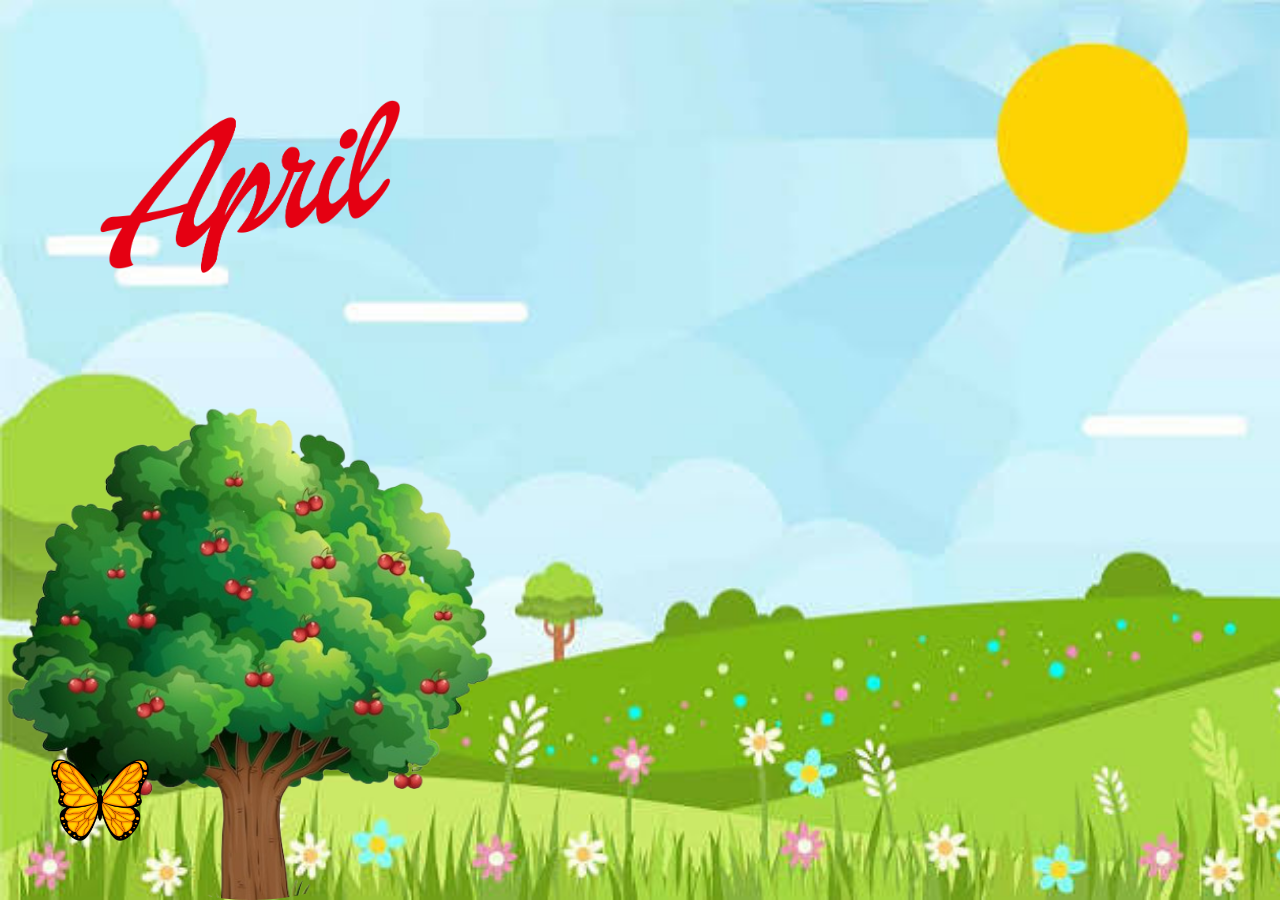
<file: Changing Tree/index.html>
<!DOCTYPE html>
<html>
    <head>
        <title>Tree In Seasons</title>
        <link rel="stylesheet" href="style.css">
        <meta name="viewport" content="width=device-width, initial-scale=1.0">
    </head>
    <body>
        <div class="container">
            <div class="springtree"></div>
            <div class="autumntree"></div>
            <div class="wintertree"></div>
            <div class="may"></div>
            <div class="october"></div>
            <div class="january"></div>
            <div class="butterfly"></div>
            <div class="animal"></div>
            <div class="snowman"></div>

        </div>
    </body>
</html>
</file>
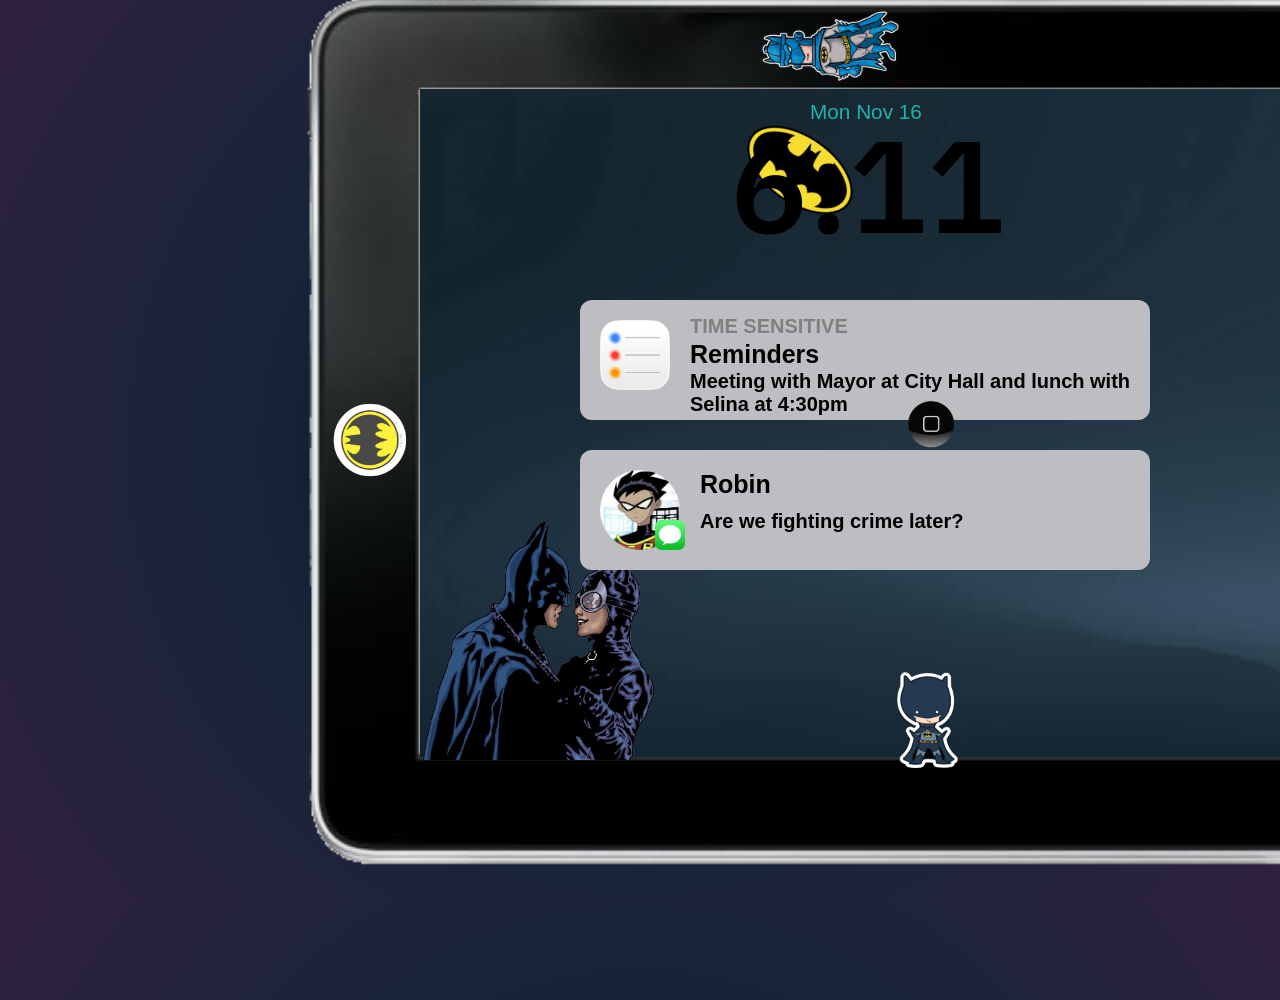
<file: Fly Guy/index.html>
<!DOCTYPE html>
<html>
    <head>
        <title>Batman DITL</title>
        <link rel="stylesheet" href="style.css">
        <meta name="viewport" content="width=device-width,initial-scale=1.0">
        <link rel="preconnect" href="https://fonts.googleapis.com">
<link rel="preconnect" href="https://fonts.gstatic.com" crossorigin>
<link href="https://fonts.googleapis.com/css2?family=Bangers&family=Comic+Neue:ital,wght@0,300;0,400;0,700;1,300;1,400;1,700&family=IBM+Plex+Sans:ital,wght@0,100..700;1,100..700&family=Montserrat:ital,wght@0,100..900;1,100..900&family=Orbitron:wght@400..900&display=swap" rel="stylesheet">
    </head>
    <body>
        <div class="ipad"></div>
        <div class="screen"></div>
        <div class="notibox"></div>
        <div class="bottom"></div>
        <div class="app"></div>
        <div class="bruceselina"></div>
        <div class="notibox2"></div>
        <div class="robinpic"></div>
        <div class="messapp"></div>
        <div class="baticon"></div>
        <div class="baticon2"></div>
        <div class="timeabove"><h5 class="inter">Mon Nov 16</h5></div>
        <div class="batsticker1"></div>
        <div class="batsticker2"></div>
        <div class="batsticker3"></div>
        


        <section class="buttons">
            <div><a href="page2.html" class="homebutton"></a></div>
        </section>

        <section>
            <h1 class="ibm-plex-sans-uniquifier">6:11</h1>
        </section>

        <section>
            <h2 class="reminders">Reminders</h2>
        </section>

        <section>
            <h4 class="timesen">TIME SENSITIVE</h4>
        </section>

        <section>
            <h3 class="rere">Meeting with Mayor at City Hall and lunch with Selina at 4:30pm</h3>
        </section>

        <section>
            <h2 class="robin">Robin</h2>
        </section>

        <section>
            <h4 class="robintxt">Are we fighting crime later? </h4>
        </section>
    </body>
</html>
</file>
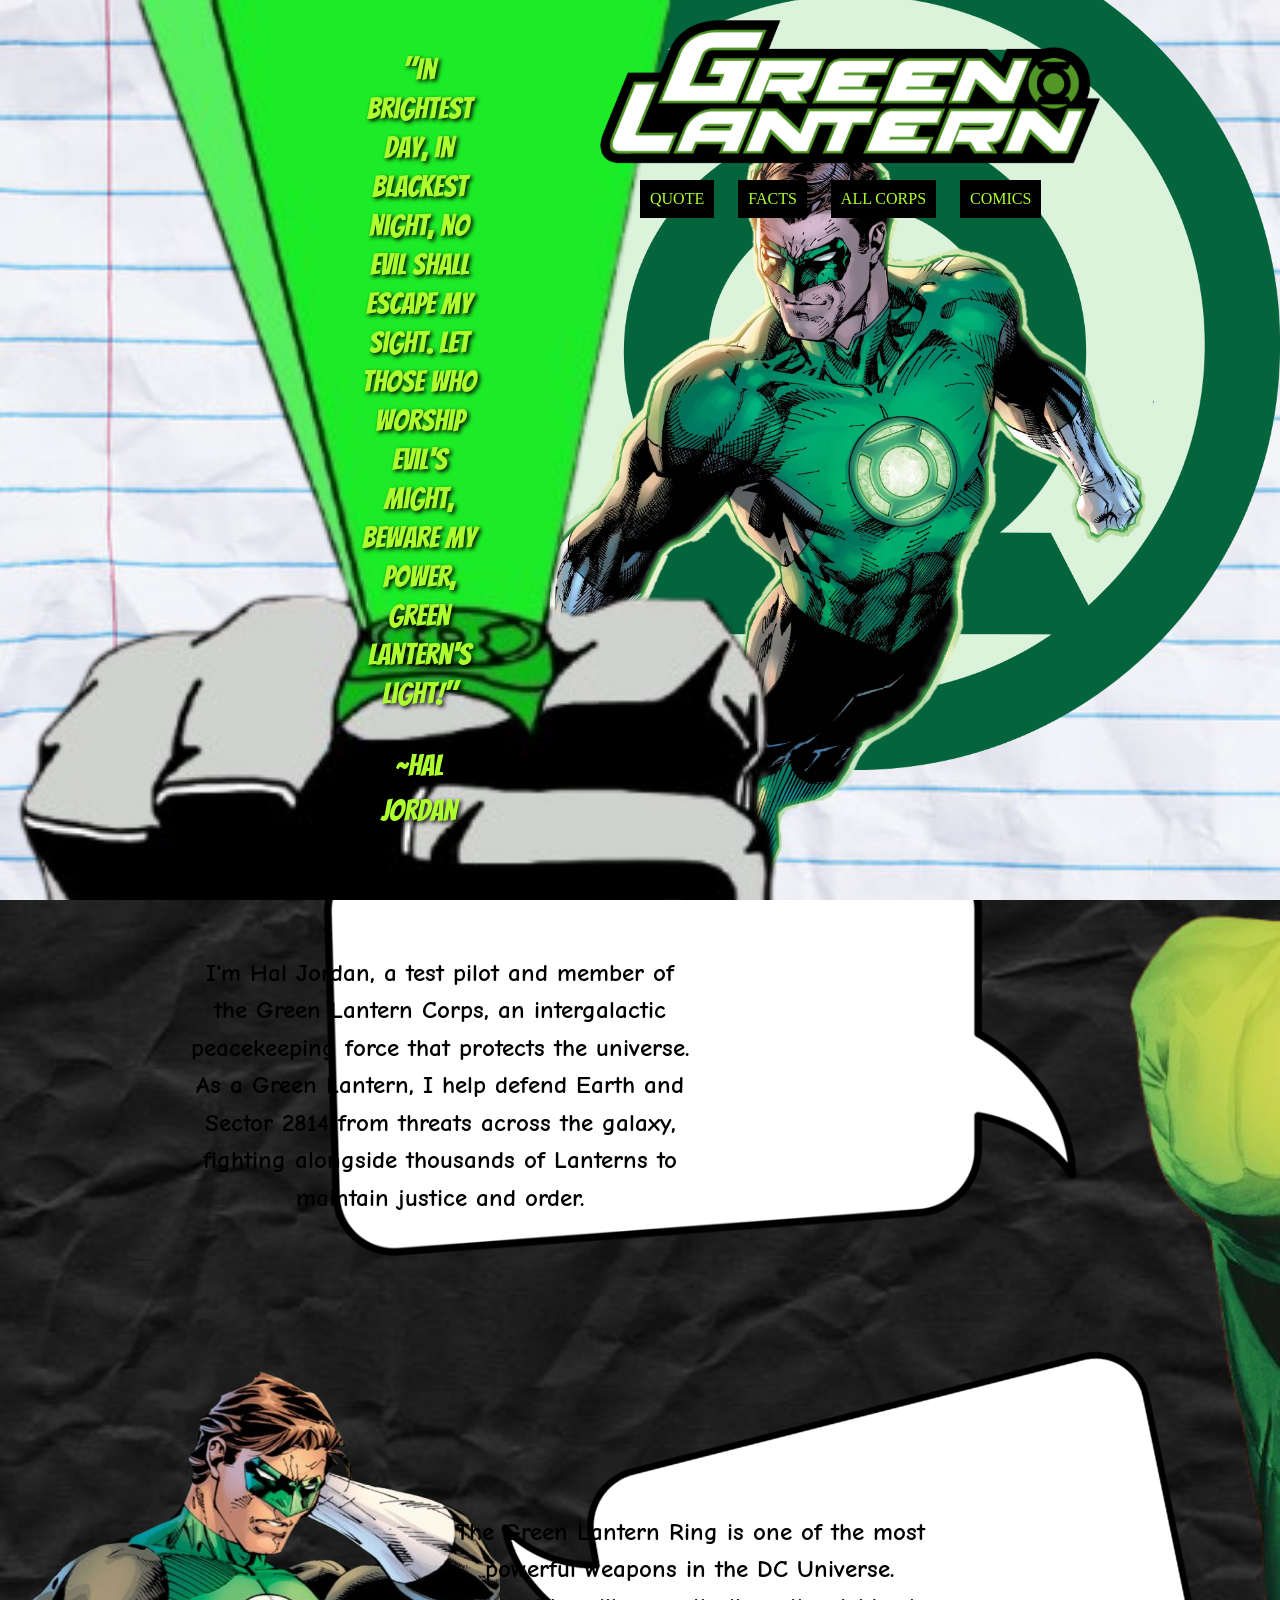
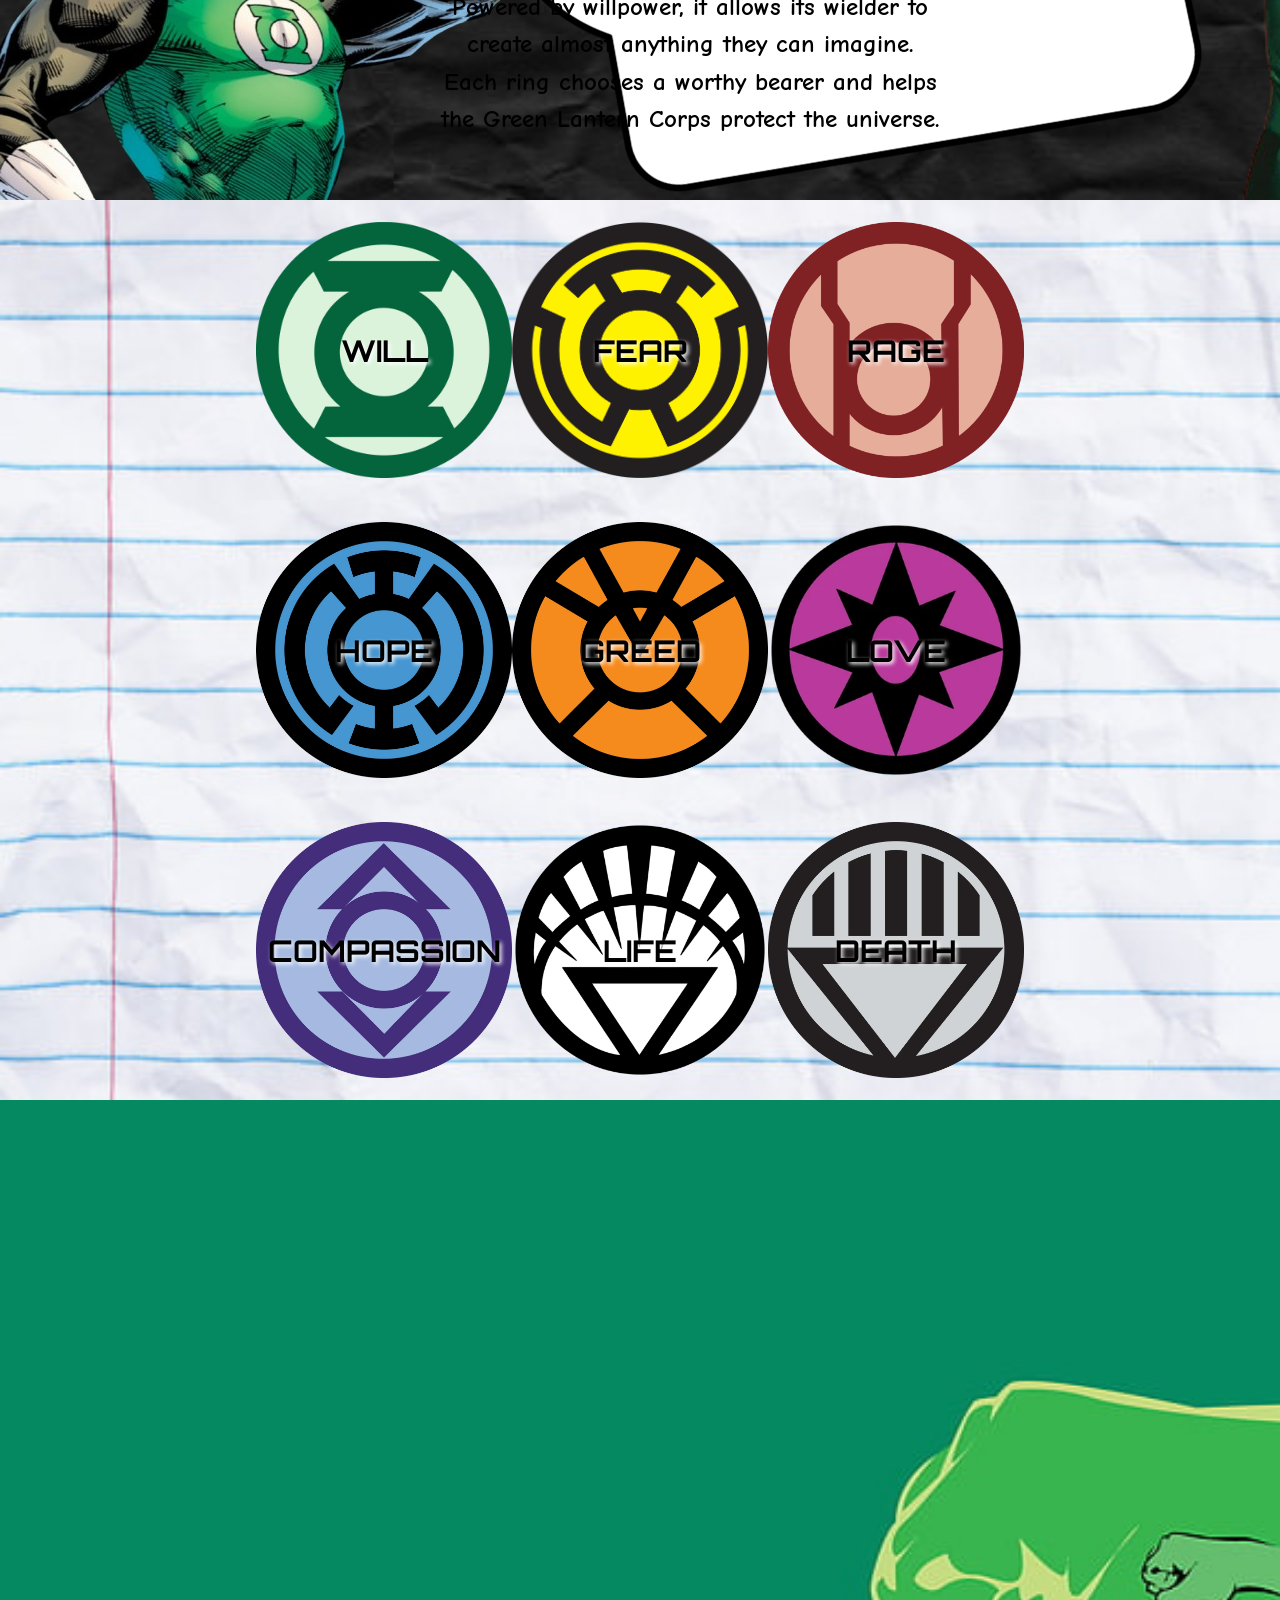
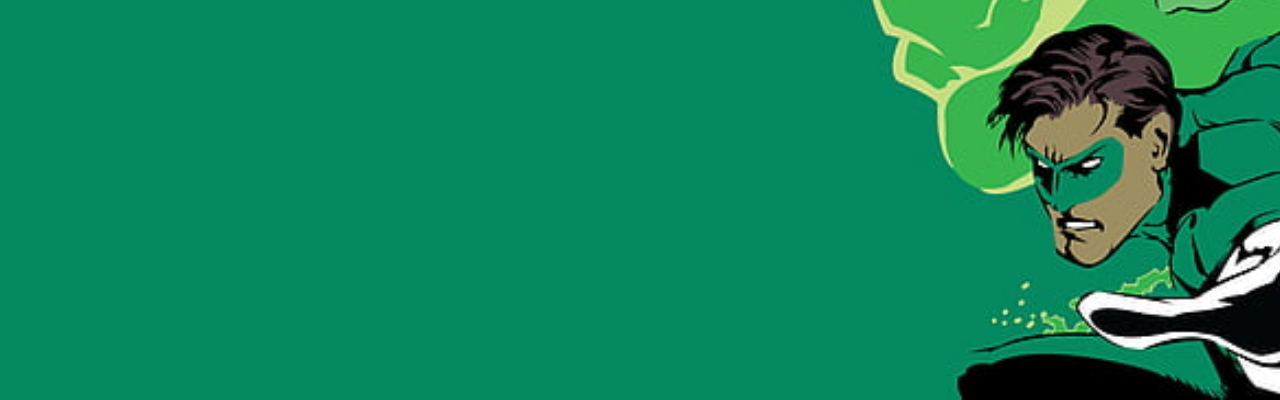
<file: Lantern/index.html>
<!DOCTYPE html>
<html>
    <head>
        <title>Green Lantern</title>
        <link rel="stylesheet" href="style.css">
        <!--google fonts-->
        <link rel="preconnect" href="https://fonts.googleapis.com">
<link rel="preconnect" href="https://fonts.gstatic.com" crossorigin>
<link href="https://fonts.googleapis.com/css2?family=Bangers&family=IBM+Plex+Sans:ital,wght@0,100..700;1,100..700&display=swap" rel="stylesheet">

<link rel="preconnect" href="https://fonts.googleapis.com">
<link rel="preconnect" href="https://fonts.gstatic.com" crossorigin>
<link href="https://fonts.googleapis.com/css2?family=Bangers&family=Comic+Neue:ital,wght@0,300;0,400;0,700;1,300;1,400;1,700&family=IBM+Plex+Sans:ital,wght@0,100..700;1,100..700&display=swap" rel="stylesheet">

<link rel="preconnect" href="https://fonts.googleapis.com">
<link rel="preconnect" href="https://fonts.gstatic.com" crossorigin>
<link href="https://fonts.googleapis.com/css2?family=Bangers&family=Comic+Neue:ital,wght@0,300;0,400;0,700;1,300;1,400;1,700&family=IBM+Plex+Sans:ital,wght@0,100..700;1,100..700&family=Orbitron:wght@400..900&display=swap" rel="stylesheet">


    </head>
    <body>
        <header>
            
            <nav>
                <ul>
                    <li><a href="#quote">Quote</a></li>
                    <li><a href="#facts">Facts</a></li>
                    <li><a href="#corps">All Corps</a></li>
                    <li><a href="#videos">Comics</a></li>
                </ul>
            </nav>
        </header>
        <div class="header"></div>

<!--QUOTES-->
        <section id="quote">
            <div class="quote">
        <h2 class="bangers-regular">"In brightest day, in blackest night, no evil shall escape my sight. Let those who worship evil's might, beware my power, Green Lantern's light!"</h2>
        <h3 class="bangers-regular">~Hal Jordan</h3>
        </div>
        <div class="logo"></div>
        <div class="full"></div>
        <div class="fist"></div>
        </section>

        <!--FACTS-->
        <section id="facts" class="flex-area">
           <div class="jordan"></div>
           <div class="ringring"></div>
           <div class="bubble1"></div>
           <div class="bubble2"></div>

           <h5 class="comic-neue-bold bio">I'm Hal Jordan, a test pilot and member of the Green Lantern Corps, an intergalactic peacekeeping force that protects the universe. As a Green Lantern, I help defend Earth and Sector 2814 from threats across the galaxy, fighting alongside thousands of Lanterns to maintain justice and order.</h5>

           <h5 class="comic-neue-bold haljordan">The Green Lantern Ring is one of the most powerful weapons in the DC Universe. Powered by willpower, it allows its wielder to create almost anything they can imagine. Each ring chooses a worthy bearer and helps the Green Lantern Corps protect the universe.</h5>
        </section>


        <!--All LANTERN CORPS-->
        <section id="corps" class="flex-area">
            <div class="parent">
                <div class="div1 ibm-plex-serif-bold"><h2>The Phases of the Moon</h2></div>
                <div class="div2 orbitron-bold"><p>WILL</p></div>
                <div class="div3 orbitron-bold"><p>FEAR</p></div>
                <div class="div4 orbitron-bold"><p>RAGE</p></div>
                <div class="div5 orbitron-bold"><p>HOPE</p></div>
                <div class="div6 orbitron-bold"><p>GREED</p></div>
                <div class="div7 orbitron-bold"><p>LOVE</p></div>
                <div class="div8 orbitron-bold"><p>COMPASSION</p></div>
                <div class="div9 orbitron-bold"><p>LIFE</p></div>
                <div class="div10 orbitron-bold"><p>DEATH</p></div>
            </div>
        </section>

        <!--VIDEOS-->
        <section id="videos" class="flex-area">
            <iframe width="560" height="315" src="https://www.youtube.com/embed/crGU4RlaOn4?si=x6ZC6vjQdzIUV1yN" title="YouTube video player" frameborder="0" allow="accelerometer; autoplay; clipboard-write; encrypted-media; gyroscope; picture-in-picture; web-share" referrerpolicy="strict-origin-when-cross-origin" allowfullscreen></iframe>
            <iframe width="560" height="315" src="https://www.youtube.com/embed/e16wwFHzh-E?si=Q55vsUhbhIJtRcJU" title="YouTube video player" frameborder="0" allow="accelerometer; autoplay; clipboard-write; encrypted-media; gyroscope; picture-in-picture; web-share" referrerpolicy="strict-origin-when-cross-origin" allowfullscreen></iframe>

        </section>
    </body>
</html>
</file>
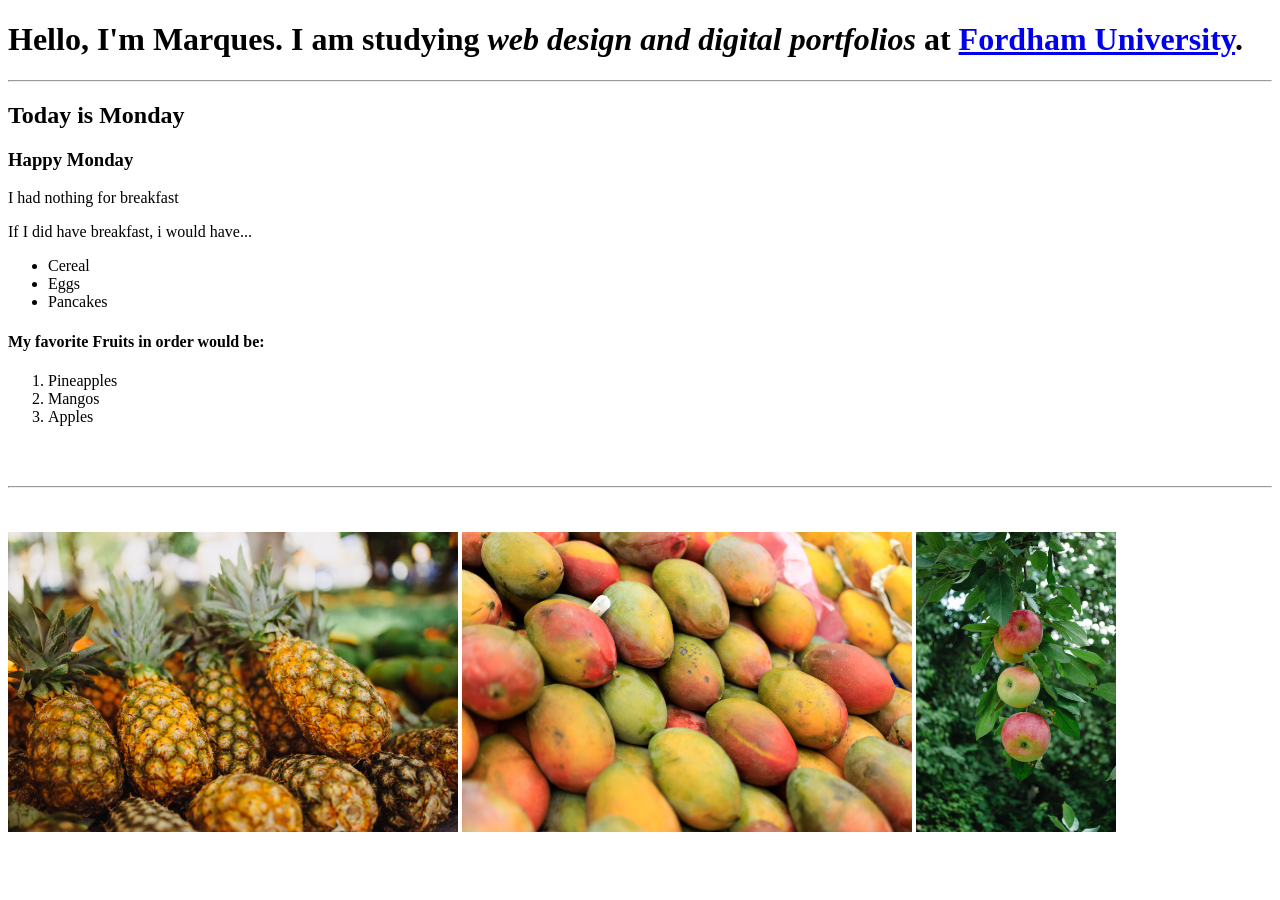
<file: Marques Brown/index.html>
<!DOCTYPE html>
<html>
<head>
    <title>My First Page!!</title>
    </head>
    <body>
        <h1> Hello, I'm Marques. I am studying <em>web design and digital portfolios</em>  at <a href="https://www.fordham.edu/" target="_blank">Fordham University</a>.</h1>
        <hr>
        <h2>Today is Monday</h2>
        <h3>Happy Monday</h3>
        <p>I had nothing for breakfast</p>
        <p>If I did have breakfast, i would have...</p>
<ul>
<li>Cereal</li>
<li>Eggs</li>
<li>Pancakes</li>
</ul>
<h4>My favorite Fruits in order would be:</h4>
<ol>
<li>Pineapples</li>
<li>Mangos</li>
<li>Apples</li>
</ol>
<br>
<br>
<hr>
<br>
<br>

<img src="pexels-bertellifotografia-30893237.jpg"height="300" alt="pineapples">
<img src="pexels-bertellifotografia-30893290.jpg"height="300" alt="mangos">
<img src="pexels-steve-18018574.jpg"height="300" alt="apples">


        </body>
        </html>
</file>
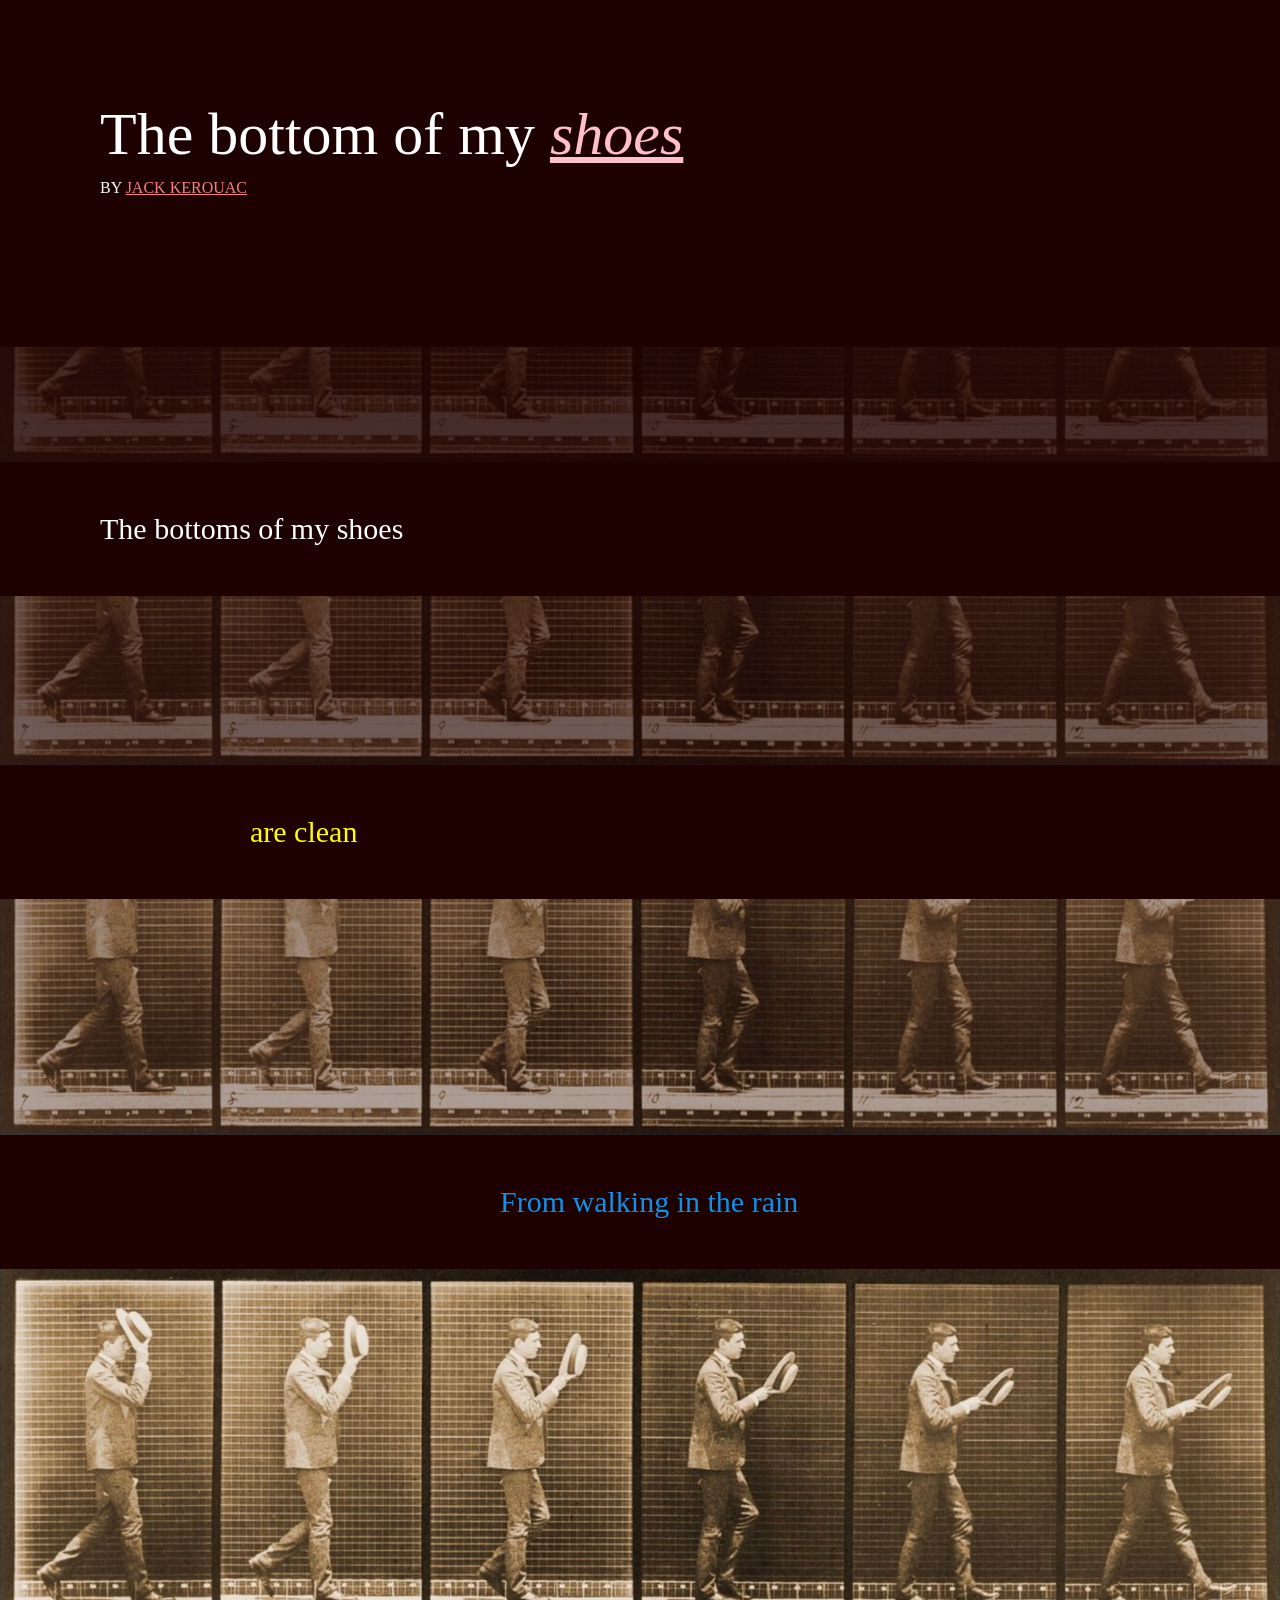
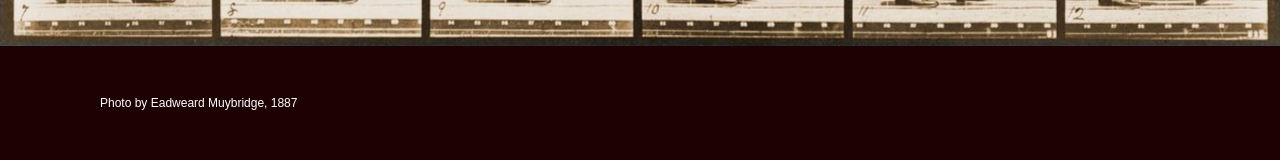
<file: poem/index.html>
<DOCTYPE html>
    <html>
        <head>
            <!-- This is a comment-->
            <!-- The Title appears in the tab -->
            <title>Poem Practice</title>
            <!-- Connect the CSS to this index file using the link tag-->
            <link rel="stylesheet" href="style.css">
        </head>
        <body>
<!-- The body contains all the content-->
 <h1>The bottom of my <span class="pink">shoes</span></h1>
 <h2>By <a href="https://en.wikipedia.org/wiki/Jack_Kerouac" target="_blank">Jack Kerouac</a> </h2>
 <img src="images/walking01.jpg" alt="repeating shoes walking" class="fadetop">
<p>The bottoms of my shoes</p>
<img src="images/walking02.jpg" alt="repeating shoes walking" class="fademiddle">
<p class="indent">are clean</p>
<img src="images/walking03.jpg" alt="repeating shoes walking" class="fadelast">
<p class="indent-more">From walking in the rain</p>
<img src="images/walking04.jpg" alt="repeating shoes walking">
<h6>Photo by Eadweard Muybridge, 1887</h6>

        </body>
    </html>
</DOCTYPE>
</file>
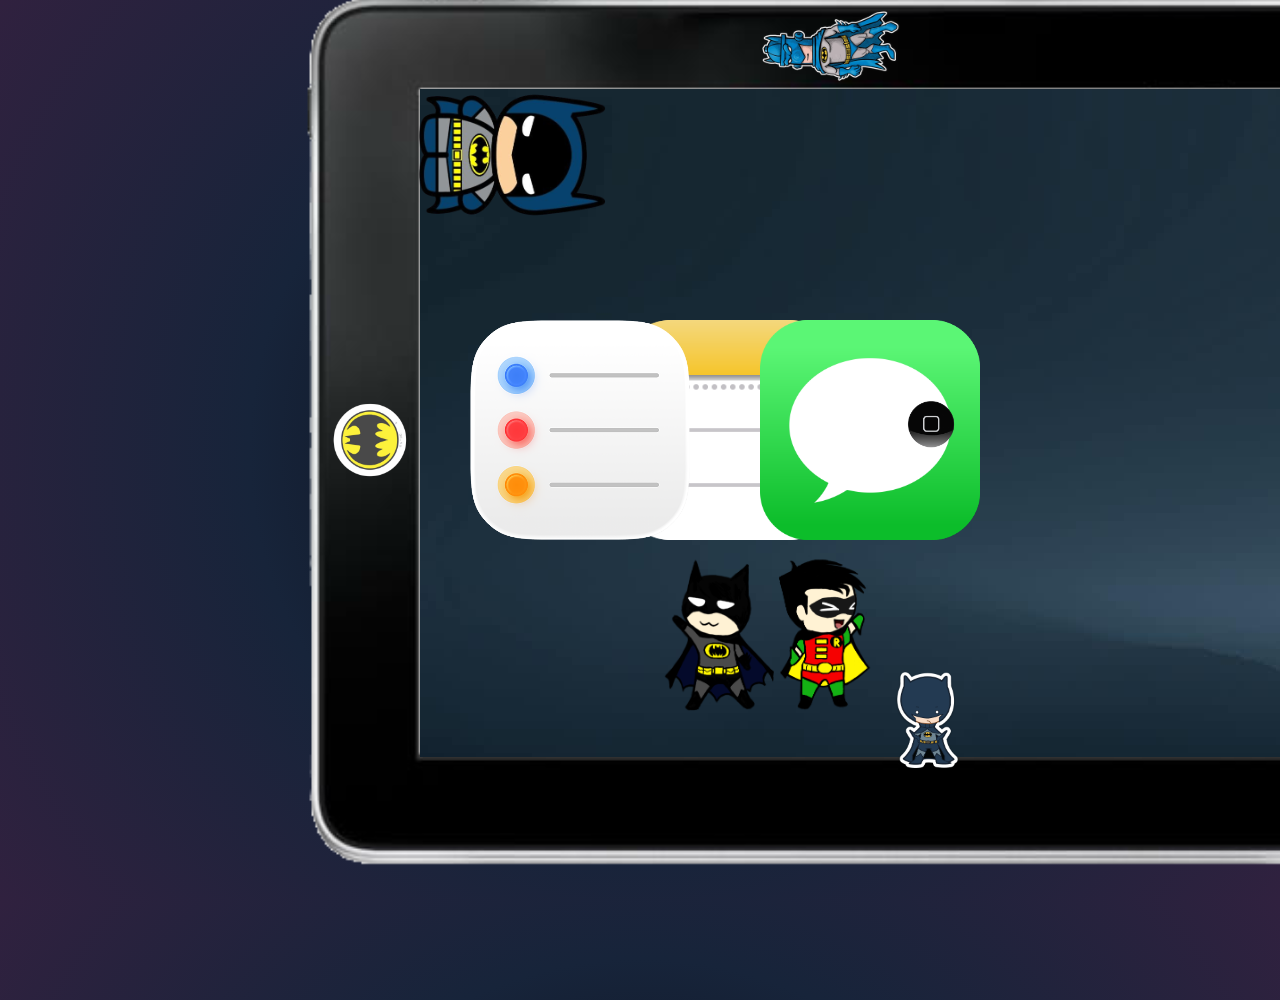
<file: Fly Guy/page2.html>
<!DOCTYPE html>
<html>
    <head>
        <title>Batman DITL</title>
        <link rel="stylesheet" href="style.css">
        <meta name="viewport" content="width=device-width,initial-scale=1.0">
        <link rel="preconnect" href="https://fonts.googleapis.com">
<link rel="preconnect" href="https://fonts.gstatic.com" crossorigin>
<link href="https://fonts.googleapis.com/css2?family=Bangers&family=Comic+Neue:ital,wght@0,300;0,400;0,700;1,300;1,400;1,700&family=IBM+Plex+Sans:ital,wght@0,100..700;1,100..700&family=Montserrat:ital,wght@0,100..900;1,100..900&family=Orbitron:wght@400..900&display=swap" rel="stylesheet">
<link rel="preconnect" href="https://fonts.googleapis.com">
<link rel="preconnect" href="https://fonts.gstatic.com" crossorigin>
<link href="https://fonts.googleapis.com/css2?family=Inter:ital,opsz,wght@0,14..32,100..900;1,14..32,100..900&display=swap" rel="stylesheet">
    </head>
    <body>
        <div class="ipad"></div>
        <div class="screen"></div>
        <div class="homebutton"></div>
        <div class="notesapp"></div>
        <div class="imessage"></div>
        <div class="reminder"></div>
        <div class="batsrobin"></div>
        <div class="cutebats"></div>

        <div class="batsticker1"></div>
        <div class="batsticker2"></div>
        <div class="batsticker3"></div>

        <section class="buttons">
            <div><a href="page3.html" class="notesapp"></a></div>
        </section>

        <section class="buttons">
            <div><a href="page4.html" class="imessage"></a></div>
        </section>

        <section class="buttons">
            <div><a href="page5.html" class="reminder"></a></div>
        </section>

        <section class="buttons">
            <div><a href="index.html" class="homebutton"></a></div>
        </section>


        

        <section>
            <div class="notestxt"><h5 class="inter">Notes</h5></div>
        </section>

        <section>
            <div class="imessagetxt"><h5 class="inter">iMessage</h5></div>
        </section>

        <section>
            <div class="remindertxt"><h5 class="inter">Reminders</h5></div>
        </section>
    </body>
    </html>
</file>
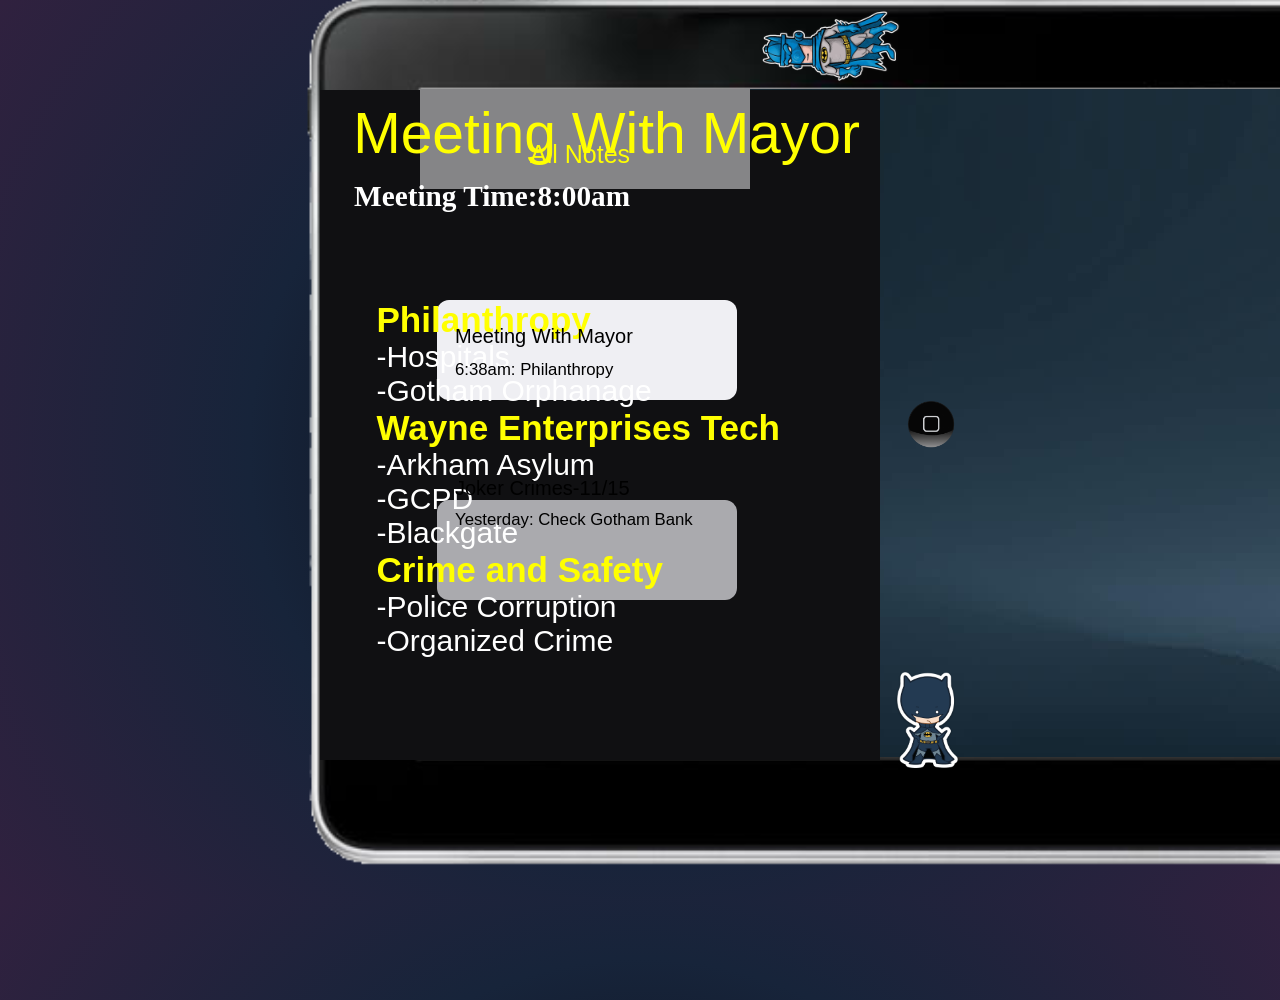
<file: Fly Guy/page3.html>
<!DOCTYPE html>
<html>
    <head>
        <title>Batman DITL</title>
        <link rel="stylesheet" href="style.css">
        <meta name="viewport" content="width=device-width,initial-scale=1.0">
        <link rel="preconnect" href="https://fonts.googleapis.com">
<link rel="preconnect" href="https://fonts.gstatic.com" crossorigin>
<link href="https://fonts.googleapis.com/css2?family=Bangers&family=Comic+Neue:ital,wght@0,300;0,400;0,700;1,300;1,400;1,700&family=IBM+Plex+Sans:ital,wght@0,100..700;1,100..700&family=Montserrat:ital,wght@0,100..900;1,100..900&family=Orbitron:wght@400..900&display=swap" rel="stylesheet">
    </head>
    <body>
        <div class="ipad"></div>
        <div class="screen"></div>
        <div class="leftnotes"></div>
        <div class="rightnotes"></div>
        <div class="topnotes"></div>
        <div class="notes1"></div>
        <div class="notes2"></div>
        <div class="notes3"></div>
        <div class="notesheader"><h2 class="inter">Meeting With Mayor</h2></div>
        <div class="meetingtime"><h3>Meeting Time:8:00am</h3></div>
        <div class="leftleft"><h4 class="inter">Meeting With Mayor</h4></div>
        <div class="restleft"><h6 class="inter">6:38am: Philanthropy </h6></div>
        <div class="notes"><h4 class="inter">All Notes</h4></div>
        <div class="jokernotes"><h4 class="inter">Joker Crimes-11/15</h4></div>
        <div class="restjoker"><h6 class="inter">Yesterday: Check Gotham Bank </h6></div>
        <div class="batsticker1"></div>
        <div class="batsticker2"></div>
        <div class="batsticker3"></div>

        <section class="buttons">
            <div><a href="page2.html" class="homebutton"></a></div>
        </section>

        <section class="inter">
            <div class="allnotes">
                <h3>Philanthropy</h3>
                <p>-Hospitals</p>
                <p>-Gotham Orphanage</p>
                <h3>Wayne Enterprises Tech</h3>
                <p>-Arkham Asylum</p>
                <p>-GCPD</p>
                <p>-Blackgate</p>
                <h3>Crime and Safety</h3>
                <p>-Police Corruption</p>
                <p>-Organized Crime</p>
            </div>
        </section>
    </body>
    </html>
</file>
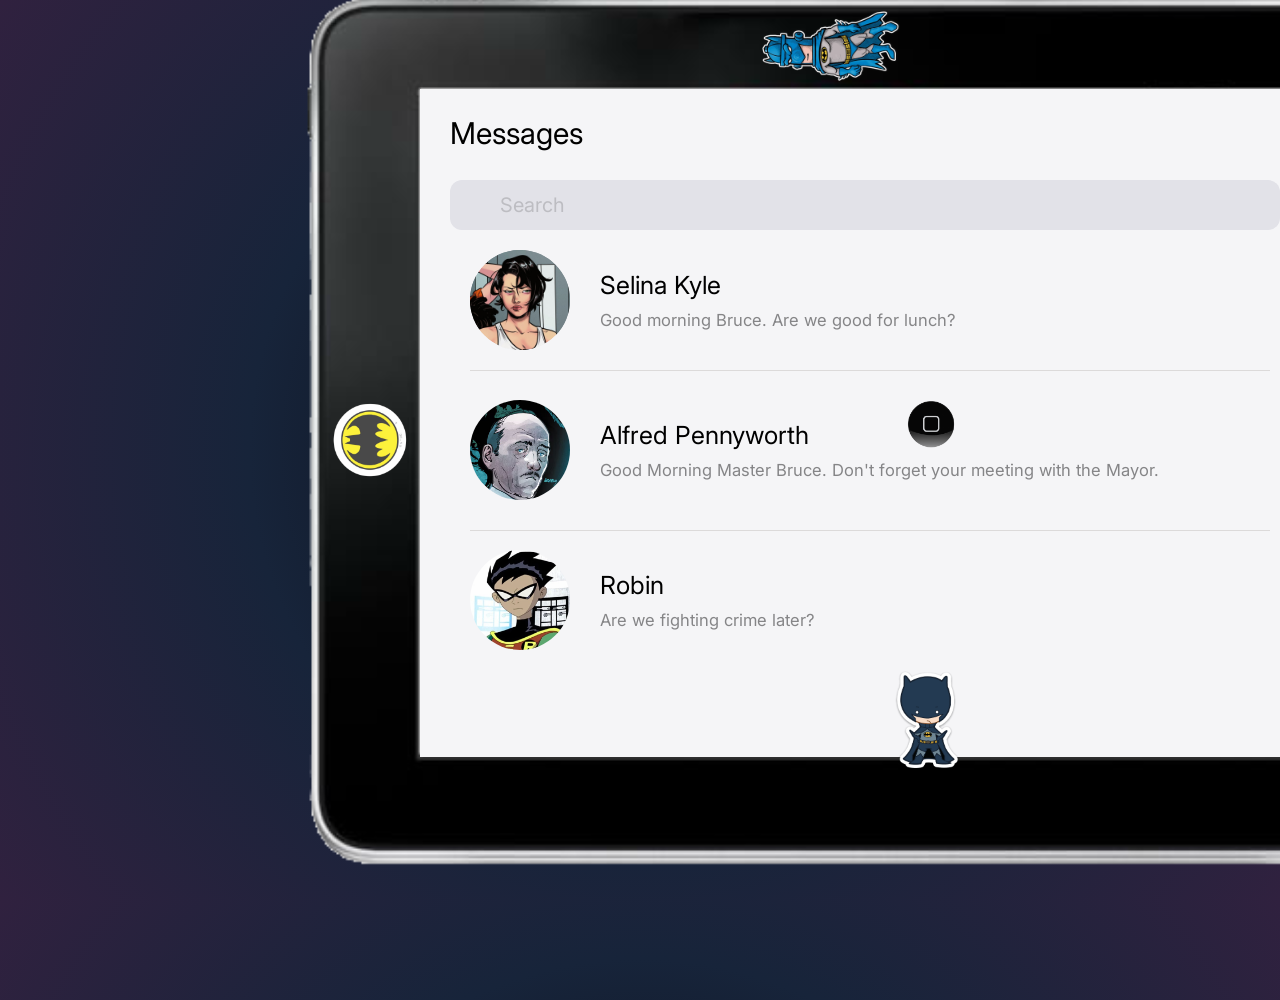
<file: Fly Guy/page4.html>
<!DOCTYPE html>
<html>
    <head>
        <title>Batman DITL</title>
        <link rel="stylesheet" href="style.css">
        <meta name="viewport" content="width=device-width,initial-scale=1.0">
        <link rel="preconnect" href="https://fonts.googleapis.com">
<link rel="preconnect" href="https://fonts.gstatic.com" crossorigin>
<link href="https://fonts.googleapis.com/css2?family=Bangers&family=Comic+Neue:ital,wght@0,300;0,400;0,700;1,300;1,400;1,700&family=IBM+Plex+Sans:ital,wght@0,100..700;1,100..700&family=Montserrat:ital,wght@0,100..900;1,100..900&family=Orbitron:wght@400..900&display=swap" rel="stylesheet">
<link rel="preconnect" href="https://fonts.googleapis.com">
<link rel="preconnect" href="https://fonts.gstatic.com" crossorigin>
<link href="https://fonts.googleapis.com/css2?family=Inter:ital,opsz,wght@0,14..32,100..900;1,14..32,100..900&display=swap" rel="stylesheet">
    </head>
    <body>
        <div class="ipad"></div>
        <div class="screen"></div>
        <div class="reminderscreen"></div>
        <div class="messages"><h4 class="inter">Messages</h3></div>
        <div class="searchbar"></div>
        <div class="insearch"><h4 class="inter">Search</h3></div>
        <div class="selinapic"></div>
        <div class="selinaname"><h5 class="inter">Selina Kyle</h5></div>
        <div class="selinatxt"><h5 class="inter">Good morning Bruce. Are we good for lunch?</h5></div>
        <div class="alfredpic"></div>
        <div class="alfredname"><h5 class="inter">Alfred Pennyworth</h5></div>
        <div class="alfredtxt"><h5 class="inter">Good Morning Master Bruce. Don't forget your meeting with the Mayor.</h5></div>
        <div class="robinpic2"></div>
        <div class="robinname"><h5 class="inter">Robin</h5></div>
        <div class="robintxt2"><h5 class="inter">Are we fighting crime later?</h5></div>

        <div class="dividers4"></div>
        <div class="dividers5"></div>

        <div class="batsticker1"></div>
        <div class="batsticker2"></div>
        <div class="batsticker3"></div>

        <section class="buttons">
            <div><a href="page2.html" class="homebutton"></a></div>
             <div><a href="page6.html" class="selinapic"></a></div>
        </section>
    </body>
    </html>
</file>
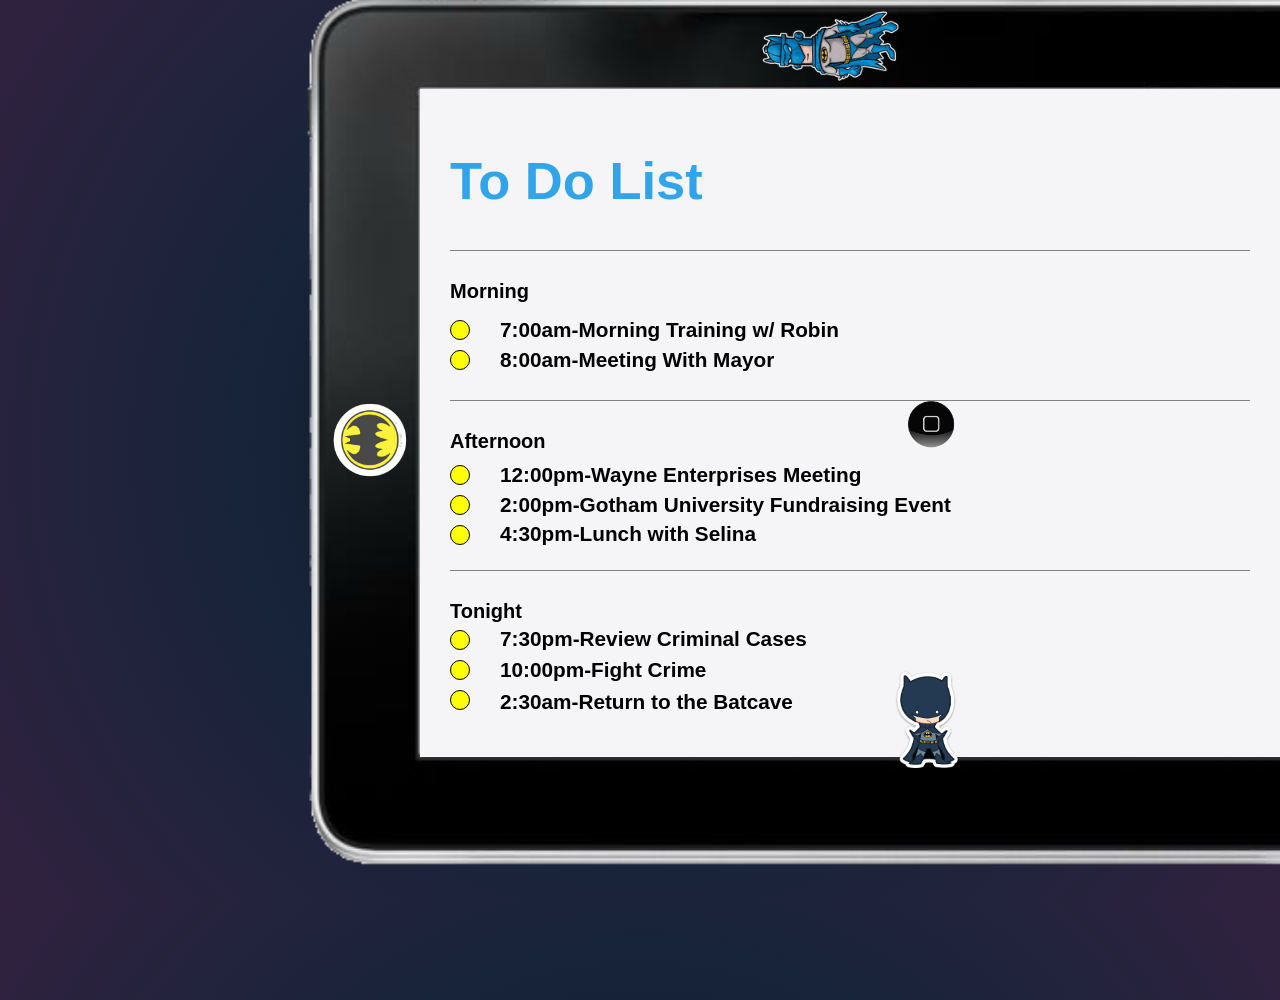
<file: Fly Guy/page5.html>
<!DOCTYPE html>
<html>
    <head>
        <title>Batman DITL</title>
        <link rel="stylesheet" href="style.css">
        <meta name="viewport" content="width=device-width,initial-scale=1.0">
        <link rel="preconnect" href="https://fonts.googleapis.com">
<link rel="preconnect" href="https://fonts.gstatic.com" crossorigin>
<link href="https://fonts.googleapis.com/css2?family=Bangers&family=Comic+Neue:ital,wght@0,300;0,400;0,700;1,300;1,400;1,700&family=IBM+Plex+Sans:ital,wght@0,100..700;1,100..700&family=Montserrat:ital,wght@0,100..900;1,100..900&family=Orbitron:wght@400..900&display=swap" rel="stylesheet">
    </head>
    <body>
        <section class="inter">
        <div class="ipad"></div>
        <div class="screen"></div>
        <div class="reminderscreen"></div>
        <div class="reminderhead"><h2>To Do List</h2></div>
        <div class="morning"><h4>Morning</h4></div>
        <div class="morning1"><h5>7:00am-Morning Training w/ Robin</h5></div>
        <div class="morning2"><h5>8:00am-Meeting With Mayor</h5></div>
        <div class="afternoon"><h4>Afternoon</h3></div>
        <div class="afternoon1"><h5>12:00pm-Wayne Enterprises Meeting</h5></div>
        <div class="afternoon2"><h5>2:00pm-Gotham University Fundraising Event</h5></div>
        <div class="afternoon3"><h5>4:30pm-Lunch with Selina</h5></div>
        <div class="tonight"><h4>Tonight</h3></div>
        <div class="tonight1"><h5>7:30pm-Review Criminal Cases</h5></div>
        <div class="tonight2"><h5>10:00pm-Fight Crime</h5></div>
        <div class="tonight3"><h5>2:30am-Return to the Batcave</h5></div>
        <div class="circle1"></div>
        <div class="circle2"></div>
        <div class="circle3"></div>
        <div class="circle4"></div>
        <div class="circle5"></div>
        <div class="circle6"></div>
        <div class="circle7"></div>
        <div class="circle8"></div>
        <div class="dividers1"></div>
        <div class="dividers2"></div>
        <div class="dividers3"></div>
        </section>

        <div class="batsticker1"></div>
        <div class="batsticker2"></div>
        <div class="batsticker3"></div>

        <section class="buttons">
            <div><a href="page2.html" class="homebutton"></a></div>
        </section>
    </body>
    </html>
</file>
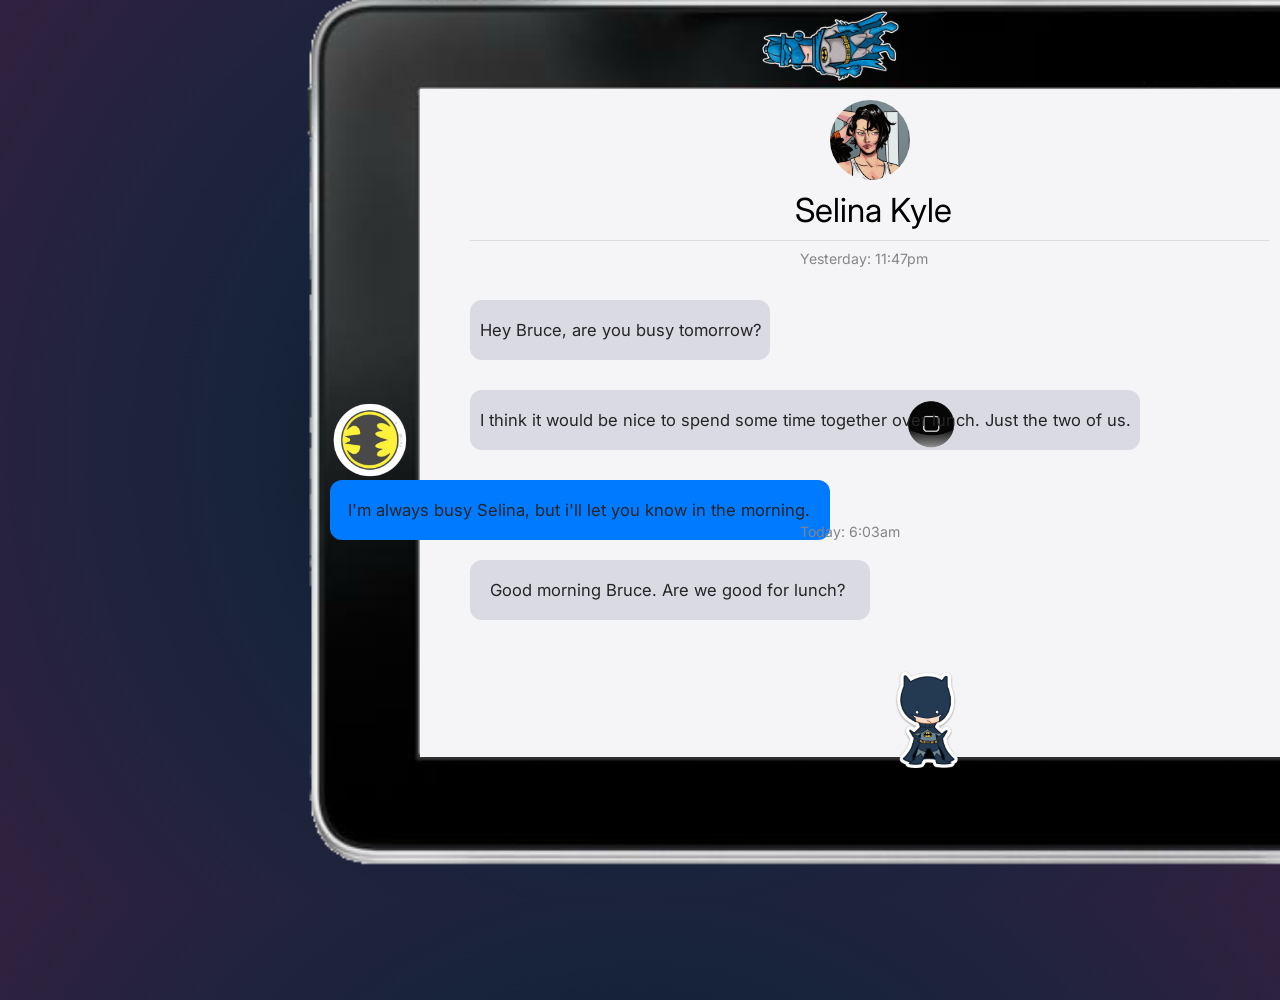
<file: Fly Guy/page6.html>
<!DOCTYPE html>
<html>
    <head>
        <title>Batman DITL</title>
        <link rel="stylesheet" href="style.css">
        <meta name="viewport" content="width=device-width,initial-scale=1.0">
        <link rel="preconnect" href="https://fonts.googleapis.com">
<link rel="preconnect" href="https://fonts.gstatic.com" crossorigin>
<link href="https://fonts.googleapis.com/css2?family=Bangers&family=Comic+Neue:ital,wght@0,300;0,400;0,700;1,300;1,400;1,700&family=IBM+Plex+Sans:ital,wght@0,100..700;1,100..700&family=Montserrat:ital,wght@0,100..900;1,100..900&family=Orbitron:wght@400..900&display=swap" rel="stylesheet">
<link rel="preconnect" href="https://fonts.googleapis.com">
<link rel="preconnect" href="https://fonts.gstatic.com" crossorigin>
<link href="https://fonts.googleapis.com/css2?family=Inter:ital,opsz,wght@0,14..32,100..900;1,14..32,100..900&display=swap" rel="stylesheet">
    </head>
    <body>
        <div class="ipad"></div>
        <div class="screen"></div>
        <div class="reminderscreen"></div>
        <div class="selinapic2"></div>
        <div class="selinaname2"><h5 class="inter">Selina Kyle</h5></div>
        <div class="dividers6"></div>
        <div class="graybub1"></div>
        <div class="txt1"><h5 class="inter">Hey Bruce, are you busy tomorrow?</h5></div>
        <div class="graybub2"></div>
        <div class="txt2"><h5 class="inter">I think it would be nice to spend some time together over lunch. Just the two of us.</h5></div>
        <div class="bluebub1"></div>
        <div class="txt3"><h5 class="inter">I'm always busy Selina, but i'll let you know in the morning.</h5></div>
        <div class="yesterdaytxt"><h5 class="inter">Yesterday: 11:47pm</h5></div>
        <div class="todaytxt"><h5 class="inter">Today: 6:03am</h5></div>
         <div class="txt4"><h5 class="inter">Good morning Bruce. Are we good for lunch?</h5></div>
         <div class="graybub3"></div>

         <div class="batsticker1"></div>
        <div class="batsticker2"></div>
        <div class="batsticker3"></div>


        <section class="buttons">
            <div><a href="page2.html" class="homebutton"></a></div>
        </section>
    </body>
    </html>
</file>
<file: Changing Tree/style.css>
*{
    margin: 0;
    padding: 0;
    box-sizing: border-box;
}
body{
    background-image: url(images.jpeg);
     width: 100%;
    height: 100vh;
    background-size: cover;
    position: relative;
    overflow: hidden;

}
.container {
    width: 100%;
    height: 100vh;
    display: flex;
    align-items: center;
    justify-content: center;
}
.springtree{
    background-image: url(cherry-tree-isolated-white-background_1308-76385-removebg-preview.png);
    width: 500px;
    height: 500px;
    border-radius: 50%;
    background-size: cover;
    bottom: 0;
    left: 0;
    position: absolute;
}
.may{
    background-image: url(89-892919_april-logo-design-png-april-png.png);
        background-size: contain;
        background-repeat: no-repeat;
        position: absolute;
        width: 300px;
        height: 300px;
        left: 100px;
        top: 100px;
}
.butterfly{
    background-image: url(pngtree-gold-butterfly-clipart-png-image_5933329.png);
    width: 100px;
    height: 100px;
    background-size: contain;
    background-repeat: no-repeat;
    background-position: center;
    bottom: 50px;
    left: 50px;
    position: absolute;
    animation: halfly 1s 0s infinite alternate;
}
@keyframes halfly {
    0% {bottom: 0; right: 75px;}
    50% {left: 100px; right: 50px;}
    100% {bottom: 100px; right: 150px;}
}
@media screen and (max-width: 1000px){
    body {
        background-image: url(autumn-background-with-landscape-trees_23-2148607725.avif);
        background-position: center;
        background-size: cover;
    }
    .springtree{
        display: none;
    }
    .autumntree{
        background-image: url(drawing-tree-with-words-autumn-it_1023984-25676-removebg-preview.png);
    width: 500px;
    height: 500px;
    border-radius: 50%;
    background-size: cover;
    bottom: -10px;
    left: 0;
    position: absolute;
    }
    .may{
        display: none;
    }
    .october{
        background-image: url(images-removebg-preview\ \(1\).png);
        background-size: contain;
        position: absolute;
        width: 400px;
        height: 400px;
        top: 30px;
        left: 50px;
    }
    .january{
        display: none;
    }
    .butterfly{
        display: none;
    }
    .animal{
        background-image: url(pngtree-cute-squirrel-holding-acorn-clipart-illustration-png-image_14716256.png);
    width: 150px;
    height: 150px;
    background-size: contain;
    background-repeat: no-repeat;
    background-position: center;
    bottom: 50px;
    left: 50px;
    position: absolute;
        animation: halfly 1s 0s infinite alternate;

    }
    @keyframes halfly {
    0% {right: 0; right: 75px;}
    50% {left: 100px; right: 50px;}
    100% {right: 100px; right: 150px;}

}
}
@media screen and (max-width: 700px){
    body{
        background-image: url(360_F_532121489_nWuvtQiI1AtaM1PPEX3AIW5cwMQdwcje.jpg);
        background-position: center;
        background-size: cover;
    }
    .wintertree{
        background-image: url(pngtree-winter-tree-vector-png-image_6479636.png);
        width: 500px;
    height: 500px;
    border-radius: 50%;
    background-size: cover;
    bottom: -10px;
    left: 0;
    position: absolute;
    }
    .autumntree{
        display: none;
    }
    .october{
        display: none;
    }
    .january{
        background-image: url(Snowy-January-Clipart-edit-online.png);
        background-size: contain;
        background-repeat: no-repeat;
        background-position: center;
        position: absolute;
        width: 400px;
        height: 400px;
        top: 30px;
        left: 50px;
        display: block;
    }
    .animal{
        display: none;
    }
    .snowman{
        background-image: url(pngtree-portrait-of-winter-character-cute-snowman-png-image_9944676.png);
    width: 170px;
    height: 170px;
    background-size: contain;
    background-repeat: no-repeat;
    background-position: center;
    bottom: 50px;
    left: 50px;
    position: absolute;
        animation: halfly 1s 0s infinite alternate;
    }
 @keyframes halfly {
    0% {transform: rotate(-15deg);}
    100% {transform: rotate(15deg);}

}
}
</file>
<file: Fly Guy/style.css>
*{
    margin: 0;
    padding: 0;
    box-sizing: border-box;
}
body {
    background: radial-gradient(
        circle,
        #080B14 0%,
        #17243A 50%,
        #30213F 100%
    );
    min-height: 100vh;
    margin: 0;
}

.ibm-plex-sans-uniquifier {
  font-family: "IBM Plex Sans", sans-serif;
  font-optical-sizing: auto;
  font-weight: 577;
  font-style: normal;
  font-variation-settings:
    "wdth" 100;
}

.inter {
  font-family: "Inter", sans-serif;
  font-optical-sizing: auto;
  font-weight: 400;
  font-style: normal;
}

.ipad{
    background-image: url(29817-9-ipad-transparent-600x600.png);
    width: 1150px;
    height: 1150px;
    background-size: contain;
    transform: rotate(270deg);
    position: absolute;
    left: 300px;
    top: -150px;
}
.screen{
    background-image: url(vf4aS8e9FA8Q6yNEPcADs5PVNkkK3nIBDP5UiqBSITj5I4zwDrZZ5FarclxQO50hTzGd6jJL1LsN6AWZDKxrybfOJp7jKswy-yUReL3I1ITtKMGrhVwqijfboDPS_I-KxBm0oMIDtr1x3CFz1NDEdnvEJmbUs-K3OeMeD57G1TjP28TtsfcfUiafQz1cdob-.jpeg);
    width: 887px;
    height: 668px;
    padding: 20px;
    position: absolute;
    top: 89px;
    left: 420px;
}
.notibox{
    background-color: #BDBDC2;
    position: absolute;
    width: 570px;
    height: 120px;
    left: 580px;
    top: 300px;
    border-radius: 12px;
    z-index: 10;
}
.notibox2{
    background-color: #BDBDC2;
    position: absolute;
    width: 570px;
    height: 120px;
    left: 580px;
    top: 450px;
    border-radius: 12px;
    z-index: 10;
}
.robinpic{
    background-image: url(Robin_glare.webp);
    position: absolute;
    width: 80px;
    height: 80px;
    background-size: cover;
    top: 470px;
    left: 600px;
    border-radius: 50%;
    z-index: 10;
}
.robin{
    font-family: Arial, Helvetica, sans-serif;
    font-size: 25px;
    position: absolute;
    left: 700px;
    top: 470px;
    z-index: 10;
}
.robintxt{
    font-family: Arial, Helvetica, sans-serif;
    position: absolute;
    left: 700px;
    top: 510px;
    font-size: 20px;
    max-width: 500px;
    z-index: 10;
    font-size: 20px;
}

.app{
    background-image: url(e80a0db07aa2b3fc9a59429945fe082a.png);
    position: absolute;
    width: 70px;
    height: 70px;
    background-size: cover;
    top: 320px;
    left: 600px;
    z-index: 10;
}
.messapp{
    background-image: url(IMessage_logo.svg.webp);
    position: absolute;
    width: 30px;
    height: 30px;
    background-size: cover;
    top: 520px;
    left: 655px;
    z-index: 10;

}
h1{
    font-size: 130px;
    position: absolute;
    left: 730px ;
    top: 100px;
}
.timeabove{
    font-size: 25px;
    z-index: 999;
    position: absolute;
    top: 100px;
    left: 810px; 
    color: lightseagreen;
}
.reminders{
    font-family: Arial, Helvetica, sans-serif;
    font-size: 25px;
    position: absolute;
    left: 690px;
    top: 340px;
    z-index: 10;
}
.timesen{
    font-family: Arial, Helvetica, sans-serif;
    font-size: 20px;
    text-transform: uppercase;
    position: absolute;
    left: 690px;
    top: 315px;
    color: gray;
    z-index: 10;
}
.rere{
    font-family: Arial, Helvetica, sans-serif;
    position: absolute;
    left: 690px;
    top: 370px;
    font-size: 20px;
    max-width: 500px;
    z-index: 10;
}
.bruceselina{
    background-image: url(d08d0edd5c225152befd2ec83335c56b-removebg-preview.png);
     position: absolute;
    width: 250px;
    height: 250px;
    background-size: cover;
    top: 510px;
    left: 410px;
    transform: scaleX(-1);
}
.baticon{
    background-image: url(batman-icon.webp);
    position: absolute;
    width: 120px;
    height: 120px;
    background-size: cover;
    top: 110px;
    right: 420px;
    transform: rotate(35deg);
}
.homebutton{
    background-image: url(Home-Button-1.png);
    position: absolute;
    width: 70px;
    height: 70px;
    background-size: contain;
    background-repeat: no-repeat;
    top: 400px;
    right: 315px;
    z-index: 10;
}
.notesapp{
    background-image: url(Apple_Notes_icon.svg.webp);
    position: absolute;
    width: 220px;
    height: 220px;
    background-size: contain;
    background-repeat: no-repeat;
    top: 320px;
    right: 440px;
    z-index: 10;
}
.imessage{
    background-image: url(IMessage_logo.svg.webp);
    position: absolute;
    width: 220px;
    height: 220px;
    background-size: contain;
    background-repeat: no-repeat;
    top: 320px;
    left: 760px;
    z-index: 10;
}
.reminder{
    background-image: url(e80a0db07aa2b3fc9a59429945fe082a.png);
    position: absolute;
    width: 220px;
    height: 220px;
    background-size: contain;
    background-repeat: no-repeat;
    top: 320px;
    left: 470px;
    z-index: 10;
}
.notestxt{
    font-size: 30px;
    position: absolute;
    bottom: 370px;
    right: 520px;
    color: white;
}
.imessagetxt{
    font-size: 30px;
    position: absolute;
    bottom: 370px;
    left: 825px;
    color: white;
}
.remindertxt{
    font-size: 30px;
    position: absolute;
    bottom: 370px;
    left: 520px;
    color: white;
}
.batsrobin{
    background-image: url(d66gud9-6b5bdc4d-b624-4ad4-859b-146e40b173a2.png);
    position: absolute;
    width: 300px;
    height: 300px;
    background-size: contain;
    background-repeat: no-repeat;
    bottom: 45px;
    right: 350px;
    z-index: 10;
}
.cutebats{
    background-image: url(a246ea217c8dc9dddf830a3c8959e761-removebg-preview.png);
    position: absolute;
    width: 200px;
    height: 200px;
    background-size: contain;
    background-repeat: no-repeat;
    top: 90px;
    left: 412px;
    z-index: 10;
    transform: rotate(90deg);
}
.leftnotes{
    background-color: #2C2C2E;
    position: absolute;
    width: 330px;
    height: 670px;
    left: 420px;
    top: 90px;
    z-index: 10;
}
.rightnotes{
     background-color: #101012;
    position: absolute;
    width: 560px;
    height: 670px;
    right: 400px;
    top: 90px;
    z-index: 10;
}
.topnotes{
    background-color: #858587;
    position: absolute;
    width: 330px;
    height: 100px;
    left: 420px;
    top: 89px;
    z-index: 10;
}
.notes1{
    background-color: #efeff3;
    position: absolute;
    width: 300px;
    height: 100px;
    left: 437px;
    top: 300px;
    border-radius: 12px;
    z-index: 10;
}
.notes2{
    background-color: #aaaaae;
    position: absolute;
    width: 300px;
    height: 100px;
    left: 437px;
    top: 500px;
    border-radius: 12px;
    z-index: 10;
}
.allnotes{
    color: white;
    z-index: 99;
    position: absolute;
    top: 300px;
    right: 500px;
    font-size: 30px;
}
.allnotes h3{
    color: yellow;
}
.notesheader{
    font-size: 38px;
    z-index: 999;
    color: yellow;
    font-weight: bold;
    position: absolute;
    top: 100px;
    right: 420px;
}
.meetingtime{
    font-size: 25px;
    z-index: 999;
    color: white;
    position: absolute;
    top: 180px;
    right: 650px;
}
.leftleft{
    font-size: 20px;
    z-index: 999;
    position: absolute;
    top: 325px;
    left: 455px;
}
.restleft{
    font-size: 25px;
    z-index: 999;
    position: absolute;
    top: 360px;
    left: 455px;
}
.notes{
    font-size: 25px;
    z-index: 999;
    position: absolute;
    top: 140px;
    left: 530px;
    color: yellow;
}
.jokernotes{
    font-size: 20px;
    z-index: 999;
    position: absolute;
    bottom: 400px;
    left: 455px;
}
.restjoker{
    font-size: 25px;
    z-index: 999;
    position: absolute;
    bottom: 370px;
    left: 455px;
}
.reminderscreen{
    background-color: #F5F5F7;
    width: 887px;
    height: 668px;
    padding: 20px;
    position: absolute;
    top: 89px;
    left: 420px;
}
.reminderhead{
    font-size: 35px;
    z-index: 999;
    position: absolute;
    top: 150px;
    left: 450px;
    color: rgb(50, 164, 234);
}
.dividers1{
    background-color: gray;
    position: absolute;
    width: 800px;
    height: 1px;
    top: 250px;
    left: 450px;
}
.dividers2{
    background-color: gray;
    position: absolute;
    width: 800px;
    height: 1px;
    top: 400px;
    left: 450px;
}
.dividers3{
    background-color: gray;
    position: absolute;
    width: 800px;
    height: 1px;
    top: 570px;
    left: 450px;
}
.dividers4{
    background-color: rgb(220, 218, 218);
    position: absolute;
    width: 800px;
    height: 1px;
    top: 370px;
    left: 470px;
}
.dividers5{
    background-color: rgb(220, 218, 218);
    position: absolute;
    width: 800px;
    height: 1px;
    top: 530px;
    left: 470px;
}
.dividers6{
    background-color: rgb(220, 218, 218);
    position: absolute;
    width: 800px;
    height: 1px;
    top: 240px;
    left: 470px;
}
.circle1{
    width: 20px;
    height: 20px;
    position: absolute;
    background-color: yellow;
    z-index: 999;
    border-radius: 50%;
    top: 320px;
    left: 450px;
    border: 1px solid black;
}
.circle2{
    width: 20px;
    height: 20px;
    position: absolute;
    background-color: yellow;
    z-index: 999;
    border-radius: 50%;
    top: 350px;
    left: 450px;
    border: 1px solid black;
}
.circle3{
    width: 20px;
    height: 20px;
    position: absolute;
    background-color: yellow;
    z-index: 999;
    border-radius: 50%;
    top: 465px;
    left: 450px;
    border: 1px solid black;
}
.circle4{
    width: 20px;
    height: 20px;
    position: absolute;
    background-color: yellow;
    z-index: 999;
    border-radius: 50%;
    top: 495px;
    left: 450px;
    border: 1px solid black;
}
.circle5{
    width: 20px;
    height: 20px;
    position: absolute;
    background-color: yellow;
    z-index: 999;
    border-radius: 50%;
    top: 525px;
    left: 450px;
    border: 1px solid black;
}
.circle6{
    width: 20px;
    height: 20px;
    position: absolute;
    background-color: yellow;
    z-index: 999;
    border-radius: 50%;
    top: 630px;
    left: 450px;
    border: 1px solid black;
}
.circle7{
    width: 20px;
    height: 20px;
    position: absolute;
    background-color: yellow;
    z-index: 999;
    border-radius: 50%;
    top: 660px;
    left: 450px;
    border: 1px solid black;
}
.circle8{
    width: 20px;
    height: 20px;
    position: absolute;
    background-color: yellow;
    z-index: 999;
    border-radius: 50%;
    top: 690px;
    left: 450px;
    border: 1px solid black;
}
.morning{
    font-size: 20px;
    position: absolute;
    z-index: 999;
    top: 280px;
    left: 450px;
}
.morning1{
    font-size: 25px;
    z-index: 999;
    position: absolute;
    top: 318px;
    left: 500px;
}
.morning2{
    font-size: 25px;
    z-index: 999;
    position: absolute;
    top: 348px;
    left: 500px;
}
.afternoon{
    font-size: 20px;
    position: absolute;
    z-index: 999;
    top: 430px;
    left: 450px;
}
.afternoon1{
    font-size: 25px;
    z-index: 999;
    position: absolute;
    top: 463px;
    left: 500px;
}
.afternoon2{
    font-size: 25px;
    z-index: 999;
    position: absolute;
    top: 493px;
    left: 500px;
}
.afternoon3{
    font-size: 25px;
    z-index: 999;
    position: absolute;
    top: 522px;
    left: 500px;
}
.tonight{
    font-size: 20px;
    position: absolute;
    z-index: 999;
    top: 600px;
    left: 450px;
}
.tonight1{
    font-size: 25px;
    z-index: 999;
    position: absolute;
    top: 627px;
    left: 500px;
}
.tonight2{
    font-size: 25px;
    z-index: 999;
    position: absolute;
    top: 658px;
    left: 500px;
}
.tonight3{
    font-size: 25px;
    z-index: 999;
    position: absolute;
    top: 690px;
    left: 500px;
}
.messages{
    font-size: 30px;
    position: absolute;
    z-index: 999;
    top: 115px;
    left: 450px;
}
.searchbar{
    background-color: #e2e2e8;
    position: absolute;
    width: 830px;
    height: 50px;
    left: 450px;
    top: 180px;
    border-radius: 12px;
    z-index: 10;
}
.insearch{
    font-size: 20px;
    z-index: 999;
    position: absolute;
    top: 193px;
    left: 500px;
    color: #BDBDC2;
}
.selinapic{
    background-image: url(kxormklheytd1.jpg);
    position: absolute;
    width: 100px;
    height: 100px;
    background-size: cover;
    top: 250px;
    left: 470px;
    border-radius: 50%;
    z-index: 10;
}
.alfredpic{
    background-image: url(Char_Thumb_AlfredPennyworth_5c40ddc7b0e397.70092314.avif);
    position: absolute;
    width: 100px;
    height: 100px;
    background-size: cover;
    top: 400px;
    left: 470px;
    border-radius: 50%;
    z-index: 10;
}
.robinpic2{
    background-image: url(Robin_glare.webp);
    position: absolute;
    width: 100px;
    height: 100px;
    background-size: cover;
    top: 550px;
    left: 470px;
    border-radius: 50%;
    z-index: 10;

}
.selinaname{
    font-size: 30px;
    z-index: 999;
    position: absolute;
    top: 270px;
    left: 600px;
}
.selinatxt{
   font-size: 20px;
    z-index: 999;
    position: absolute;
    top: 310px;
    left: 600px; 
    color: #858587;
}
.alfredname{
    font-size: 30px;
    z-index: 999;
    position: absolute;
    top: 420px;
    left: 600px;
}
.alfredtxt{
    font-size: 20px;
    z-index: 999;
    position: absolute;
    top: 460px;
    left: 600px; 
    color: #858587;
}
.robinname{
    font-size: 30px;
    z-index: 999;
    position: absolute;
    top:570px;
    left: 600px;
}
.robintxt2{
    font-size: 20px;
    z-index: 999;
    position: absolute;
    top: 610px;
    left: 600px; 
    color: #858587;
}
.selinapic2{
    background-image: url(kxormklheytd1.jpg);
    position: absolute;
    width: 80px;
    height: 80px;
    background-size: cover;
    top: 100px;
    left: 830px;
    border-radius: 50%;
    z-index: 10;
}
.selinaname2{
    font-size: 40px;
    z-index: 999;
    position: absolute;
    top: 190px;
    left: 795px;
}
.graybub1{
    background-color: #dadae2;
    position: absolute;
    width: 300px;
    height: 60px;
    left: 470px;
    top: 300px;
    border-radius: 12px;
    z-index: 10;
}
.txt1{
    font-size: 20px;
    z-index: 999;
    position: absolute;
    top: 320px;
    left: 480px; 
    color: #252526;
}
.graybub2{
    background-color: #dadae2;
    position: absolute;
    width: 670px;
    height: 60px;
    left: 470px;
    top: 390px;
    border-radius: 12px;
    z-index: 10;
}
.txt2{
    font-size: 20px;
    z-index: 999;
    position: absolute;
    top: 410px;
    left: 480px; 
    color: #252526;
}
.bluebub1{
  background-color: #007AFF;
     position: absolute;
    width: 500px;
    height: 60px;
    right: 450px;
    top: 480px;
    border-radius: 12px;
    z-index: 10;  
}
.txt3{
    font-size: 20px;
    z-index: 999;
    position: absolute;
    top: 500px;
    right: 470px; 
    color: #252526;
}
.yesterdaytxt{
    font-size: 17px;
    z-index: 999;
    position: absolute;
    top: 250px;
    left: 800px; 
    color: #858587;
}
.todaytxt{
    font-size: 17px;
    z-index: 999;
    position: absolute;
    bottom: 360px;
    left: 800px; 
    color: #858587;
}
.txt4{
    font-size: 20px;
    z-index: 999;
    position: absolute;
    bottom: 300px;
    left: 490px; 
    color: #252526;
}
.graybub3{
    background-color: #dadae2;
    position: absolute;
    width: 400px;
    height: 60px;
    left: 470px;
    bottom: 280px;
    border-radius: 12px;
    z-index: 10;
}
.batsticker1{
    background-image: url(proof.png);
    position: absolute;
    width: 100px;
    height: 100px;
    background-size: contain;
    background-repeat: no-repeat;
    bottom: 130px;
    right: 285px;
}
.batsticker2{
    background-image: url(HeroHydrantStickersBatmanFanArtWebsize_700x700.webp);
    position: absolute;
    width: 140px;
    height: 140px;
    background-size: contain;
    background-repeat: no-repeat;
    top: -20px;
    right: 380px;
    transform: rotate(-90deg);
}
.batsticker3{
    background-image: url(batman_symbol_bat_circle_logo_classic_round_sticker-rfe8877f05a9144e3bd09e335ea221df8_zg2qos_644-removebg-preview.png);
    position: absolute;
    width: 80px;
    height: 80px;
    background-size: contain;
    background-repeat: no-repeat;
    top: 400px;
    left: 330px;
    transform: rotate(-90deg);
}
</file>
<file: Lantern/style.css>
*{
    margin: 0;
    padding: 0;
    box-sizing: border-box;
}
body {
background-color: black;
color: white;
cursor: url("Green-Lantern-Emblem.png") 0 0, auto;
}
a, button{
    cursor: pointer;
}
.bangers-regular {
  font-family: "Bangers", system-ui;
  font-weight: 400;
  font-style: normal;
}
.comic-neue-bold {
  font-family: "Comic Neue", cursive;
  font-weight: 700;
  font-style: normal;
}
.orbitron-bold {
  font-family: "Orbitron", sans-serif;
  font-optical-sizing: auto;
  font-weight: 700;
  font-style: normal;
}
html{
    scroll-behavior: smooth;
}
h1{
    font-size: 60px;
}
h2{
    line-height: 1.3;
    margin-bottom: 30px;
    text-shadow: 2px 2px 4px black;
    position: relative;
    left: 255px;
    bottom: 100px;
    color: greenyellow;
    font-size: 30px;
    text-align: center;
    transition: 0.3s ease;
}
h2:hover{
transform: scale(1.2);
    z-index: 99;
}
h3{
   line-height: 1.5;
    margin-bottom: 30px;
    text-shadow: 2px 2px 4px black;
    position: relative;
    left: 255px; 
    bottom: 100px;
    color: greenyellow;
    font-size: 30px;
    text-align: center;
}
.bio{
    position: relative;
    left: 50px;
    bottom: 250px;
    color: black;
    font-size: 25px;
}
.haljordan{
    position: relative;
    left: -200px;
    bottom: -290px;
    color: black;
    font-size: 25px;
}
header{
    text-align: left;
    position: fixed;
    z-index: 999;
    width: 100%;
    top: 170px;
    left: 630px;
}
.header{
    background-image: url(kindpng_4121823.png);
    width: 500px;
    height: 500px;
    background-size:contain ;
    position: fixed;
    top: 20px;
    left:600px;
    z-index: 101;
    background-repeat: no-repeat;


}
.quote{
    width: 10%;
    position: relative;
    top: 150px;
    left: 100px;
    z-index: 500;
    filter: drop-shadow(5px 5px 10px 2px);
}
#quote{
    background-image: url(360_F_1510356581_Gojis9CpNJ8VyackCvpYasKL6w8UuKTP.jpg);
    width: 100%;
    height: 100vh;
    background-size: cover;
    position: relative;
    overflow: hidden;
}
.logo{
    background-image: url(Green_lantern.svg.webp);
    width: 850px;
    height: 850px;
    background-size: contain;
    position: absolute;
    bottom: 130px;
    right: 0px;
    z-index: 9;
    background-repeat: no-repeat;
}
.full{
    background-image: url(dfoqhba-3503c7cc-9c0a-48f3-bf02-16ea83acb83d.png);
    width: 800px;
    height: 800px;
    background-size:contain ;
    position: absolute;
    bottom: 0px;
    right:0px;
    z-index: 10;
    background-repeat: no-repeat;
    animation: halfly 3s 0s infinite alternate;
}
@keyframes halfly {
    0% {top: 0; right: 75px;}
    50% {top: 100px; right: 50px;}
    100% {top: 100px; right: 150px;}
}
.fist{
    background-image: url(d49fzoh-a280403e-bc68-409f-b0cb-9ba5f8e8b1b7-removebg-preview.png);
    width: 1700px;
    height: 1700px;
    background-size:contain ;
    position: absolute;
    top: 0px;
    left:-250px;
    z-index: 10;
    background-repeat: no-repeat;
}
#facts{
    background-image: url(17875-87881-c352a463f8c6b387877a6803f2379028.jpg);
    width: 100%;
    height: 100vh;
    background-size: cover;
    position: relative;
    overflow: hidden;
}

.flex-area{
    display: flex;
    flex-direction: row;
    justify-content: center;
    align-items: center;
}
.flex-column{
    width: 30%;
    margin: 0 5%;
}
h4{
    font-size: 28px;
    margin: -200px 0 20px 0;
    text-align: center;
}
h5{
    font-size: 20px;
    line-height: 1.5;
    margin-bottom: 30px;
    max-width: 500px;
    z-index: 100;
    text-align: center;
}
#corps{
    background-image: url(360_F_1510356581_Gojis9CpNJ8VyackCvpYasKL6w8UuKTP.jpg);
    width: 100%;
    height: 100vh;
    background-size: cover;
    position: relative;
    overflow: hidden;
}
.ring{
    background-image: url(Green_Lantern_Ring.webp);
    width: 350px;
    height: 350px;
    background-size:contain ;
    position: absolute;
    bottom: 50px;
    left:650px;
    z-index: 10;
    background-repeat: no-repeat;
}
.jordan{
    background-image: url(m1xop6yn31y91-removebg-preview.png);
    width: 500px;
    height: 500px;
    background-size:contain ;
    position: absolute;
    bottom: 0px;
    left:0px;
    z-index: 10;
    background-repeat: no-repeat;
    transform: scaleX(-1);
}
.ringring{
    background-image: url(Green_Lantern_Ring_-_Hal-removebg-preview.png);
    width: 980px;
    height: 980px;
    background-size:contain ;
    position: absolute;
    bottom: 0px;
    left:1100px;
    z-index: 10;
    background-repeat: no-repeat;
}
.bubble1{
background-image: url(speech-bubble-thought-bubble-comic-bubble-transparent-free-free-png.webp);
    width: 900px;
    height: 900px;
    background-size:contain ;
    position: absolute;
    bottom: 300px;
    left:250px;
    z-index: 1;
    background-repeat: no-repeat;
}
.bubble2{
    background-image: url(speech-bubble-thought-bubble-comic-bubble-transparent-free-free-png.webp);
    width: 800px;
    height: 800px;
    background-size:contain ;
    position: absolute;
    bottom: -180px;
    left:450px;
    z-index: 1;
    background-repeat: no-repeat;
    transform: scaleX(-1);
    transform: rotate(170deg);
}
.scott{
    background-image: url(any-good-alan-scott-comics-alan-scott-the-green-lantern-v0-jy1wjijoyk5g1.webp);
    width: 400px;
    height: 400px;
    background-size:contain ;
    position: absolute;
    bottom: 0px;
    right:100px;
    z-index: 10;
    background-repeat: no-repeat;

}
#videos{
    background-image: url(green-lantern-wallpaper-preview.jpg);
    width: 100%;
    height: 100vh;
    background-size: cover;
    position: relative;
    overflow: hidden;
}
h6{
    margin: 0;
}
.sinestro{
    position: relative;
    left: -200px;
    bottom: 300px;
}
iframe{
    margin: 150px 50px;
}

#corps{
    padding: 150px 0;

}
.parent {
display: grid;
grid-template-columns: repeat(3, 1fr);
grid-template-rows: repeat(4, 1fr);
grid-column-gap: 0px;
grid-row-gap: 0px;
width: 60%;
margin: 0 auto 0 auto;
}
.div1 { 
    grid-area: 1 / 1 / 2 / 4; 
    background-image: url();
    background-size: contain;
    background-position: center;
}
.div2 { 
    grid-area: 2 / 1 / 3 / 2;
    background-image: url(Green_lantern.svg.webp);
    background-size: contain;
    background-position: center; 
    background-repeat: no-repeat;
    height: 300px;
    transition: 0.3s ease;
}
.div2:hover{
    transform: scale(1.08);
    z-index: 99;
}

.div3 { 
    grid-area: 2 / 2 / 3 / 3; 
    background-image: url(D423wv6.webp);
    background-size: contain;
    background-position: center; 
    background-repeat: no-repeat;
    transition: 0.3s ease;
}
.div3:hover{
    transform: scale(1.08);
    z-index: 99;
}
.div4 { 
    grid-area: 2 / 3 / 3 / 4; 
    background-image: url(Redlanternlogo.webp);
    background-size: contain;
    background-position: center; 
    background-repeat: no-repeat;
    transition: 0.3s ease;
}
.div4:hover{
    transform: scale(1.08);
    z-index: 99;
}

.div5 { 
    grid-area: 3 / 1 / 4 / 2; 
    background-image: url(Bluelanterns.webp);
    background-size: contain;
    background-position: center; 
    background-repeat: no-repeat;
    transition: 0.3s ease;
}
.div5:hover{
    transform: scale(1.08);
    z-index: 99;
}
.div6 { 
    grid-area: 3 / 2 / 4 / 3; 
    background-image: url(OrangelanternLogo.webp);
    background-size: contain;
    background-position: center; 
    background-repeat: no-repeat;
    transition: 0.3s ease;
}
.div6:hover{
    transform: scale(1.08);
    z-index: 99;
}

.div7 { 
    grid-area: 3 / 3 / 4 / 4; 
    background-image: url(Violetlanternlogo.webp);
    background-size: contain;
    background-position: center; 
    background-repeat: no-repeat;
    transition: 0.3s ease;
}
.div7:hover{
    transform: scale(1.08);
    z-index: 99;
}
.div8 { 
    grid-area: 4 / 1 / 5 / 2; 
    background-image: url(Indigotribelogo.webp);
    background-size: contain;
    background-position: center; 
    background-repeat: no-repeat;
    transition: 0.3s ease;
}
.div8:hover{
    transform: scale(1.08);
    z-index: 99;
}
.div9 { 
    grid-area: 4 / 2 / 5 / 3; 
    background-image: url(WhitelanternLogo.webp);
    background-size: contain;
    background-position: center; 
    background-repeat: no-repeat;
    transition: 0.3s ease;
}
.div9:hover{
    transform: scale(1.08);
    z-index: 99;
}
.div10 { 
    grid-area: 4 / 3 / 5 / 4; 
    background-image: url(BlacklanternLogo.webp);
    background-size: contain;
    background-position: center; 
    background-repeat: no-repeat;
    transition: 0.3s ease;
}
.div10:hover{
    transform: scale(1.08);
    z-index: 99;
}
.parent * {
/* use display flex, justify-content, and align-items to center both vertically and horizontally */
    display: flex;
    justify-content: center;
    align-items: center;
    position: relative;
    bottom: 150px;
}

li {
    display: inline-block;
    margin: 10px;
    padding: 10px;
    background-color: black;
}
li a {
    color: greenyellow;
    text-transform: uppercase;
    text-decoration: none;
}
li a:visited {
    color: greenyellow;
}
li a:hover {
    color: green;
}
p{
    position: relative;
    top: 0px;
    font-size: 30px;
    color: black;
    text-shadow: 2px 2px 4px white;
}
</file>
<file: poem/style.css>
*{
    margin: 0;
    padding: 0;
}
body {
    background-color: rgb(30, 1, 1);
    color: white;
    font-family: Georgia, 'Times New Roman', Times, serif;
}
h1 {
    font-size: 60px;
    font-weight: normal;
    margin: 100px 0 10px 100px;
    /* the shorthand is top right bottom left*/
}
h2{
    margin: 0 0 150px 100px;
    font-size: 16px;
    font-weight: normal;
    text-transform: uppercase;
}
p{
    font-size: 30px;
    margin: 50px 0 50px 100px;
}
img{
    width: 100%;
    /* using percentages instead of pixels makes the image responsive*/
    opacity: 1;
}
.fadetop {
    opacity: 0.2;
}
.fademiddle {
    opacity: 0.4;
}
.fadelast {
    opacity: 0.7;
}
h6 {
    font-size: 12px;
    font-weight: normal;
    margin: 50px 0 50px 100px;
    font-family: Arial, Helvetica, sans-serif;
}
.indent {
    margin-left: 250px;
    color: yellow;
}
.indent-more{
    margin-left: 500px;
    color: rgb(16, 145, 230);
}
.pink {
    color: pink;
    font-style: italic;
    text-decoration: underline;
}
a {
    color: lightcoral;
}
a:visited{
    color: purple;
}
</file>
